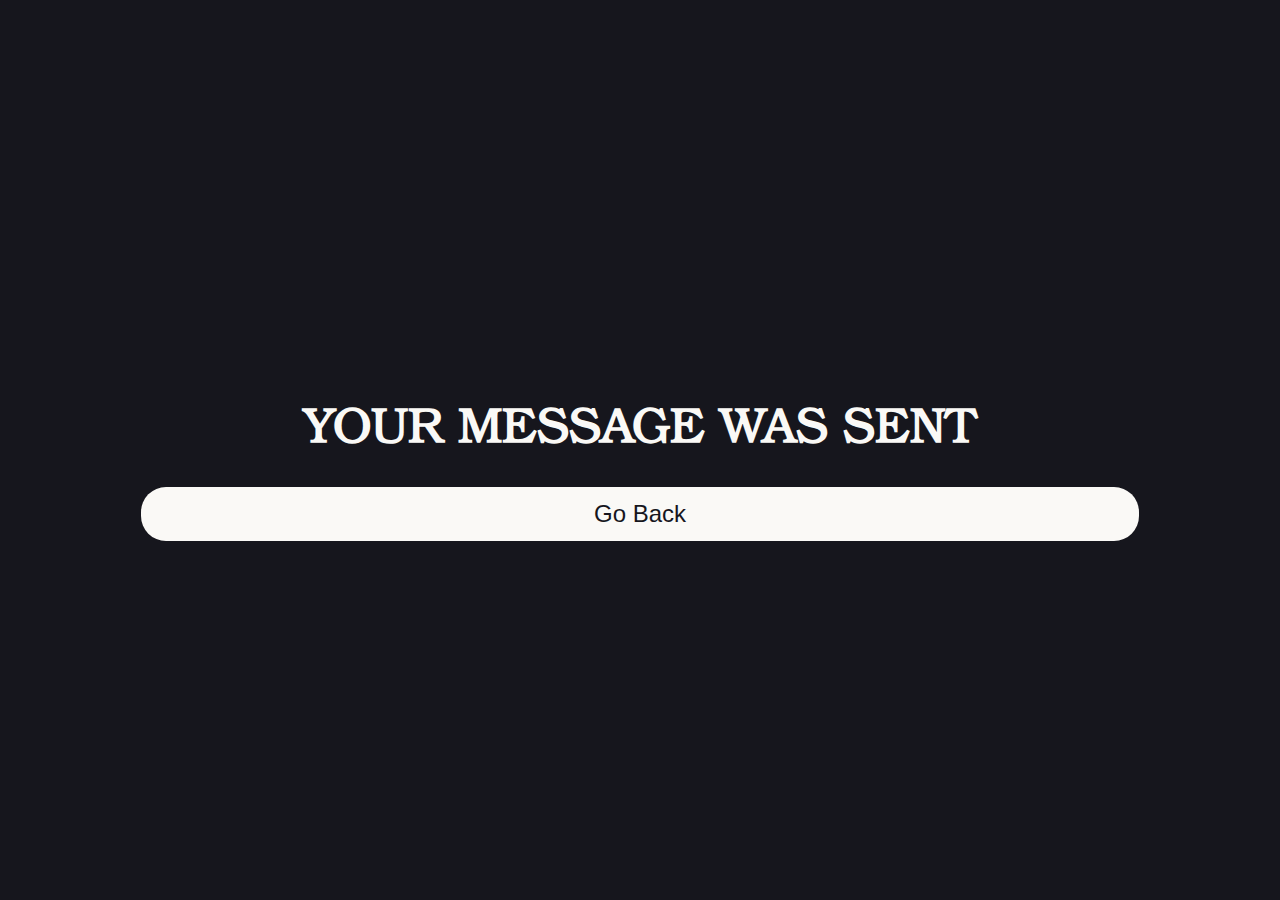
<file: thanks.html>
<!DOCTYPE html>
<html lang="en">
    <head>
        <style>
            @font-face{
                font-family: Bookman;
                font-display: swap;
                src: url(Bookman.otf);
            }
            html{
                height: 100%;
                font-family: Bookman;
            }
            body{
                padding: 0em;
                display: flex;
                margin: 0em 1em 0em 1em;
                justify-content: center;
                flex-direction: column;
                align-items: center;
                height: 100vh;
                background: #16161D;
                color: #FAF9F6;
            }
            body h1{
                font-size: 3em;
                text-align: center;
                text-transform: uppercase;
            }
            body button{
                width: 80%;
                border-radius: 25px;
                background: #FAF9F6;
                outline: none;
                border: none;
            }
            body button a{
                display: grid;
                padding: .5em;
                text-decoration: none;
                color: #16161D;
                font-size: 24px;
            }
        </style>
        <title>Message Sent</title>
    </head>
    <body>
        <h1>Your Message Was Sent</h1>
        <button><a href="index.html">Go Back</a></button>
    </body>
</html>
</file>
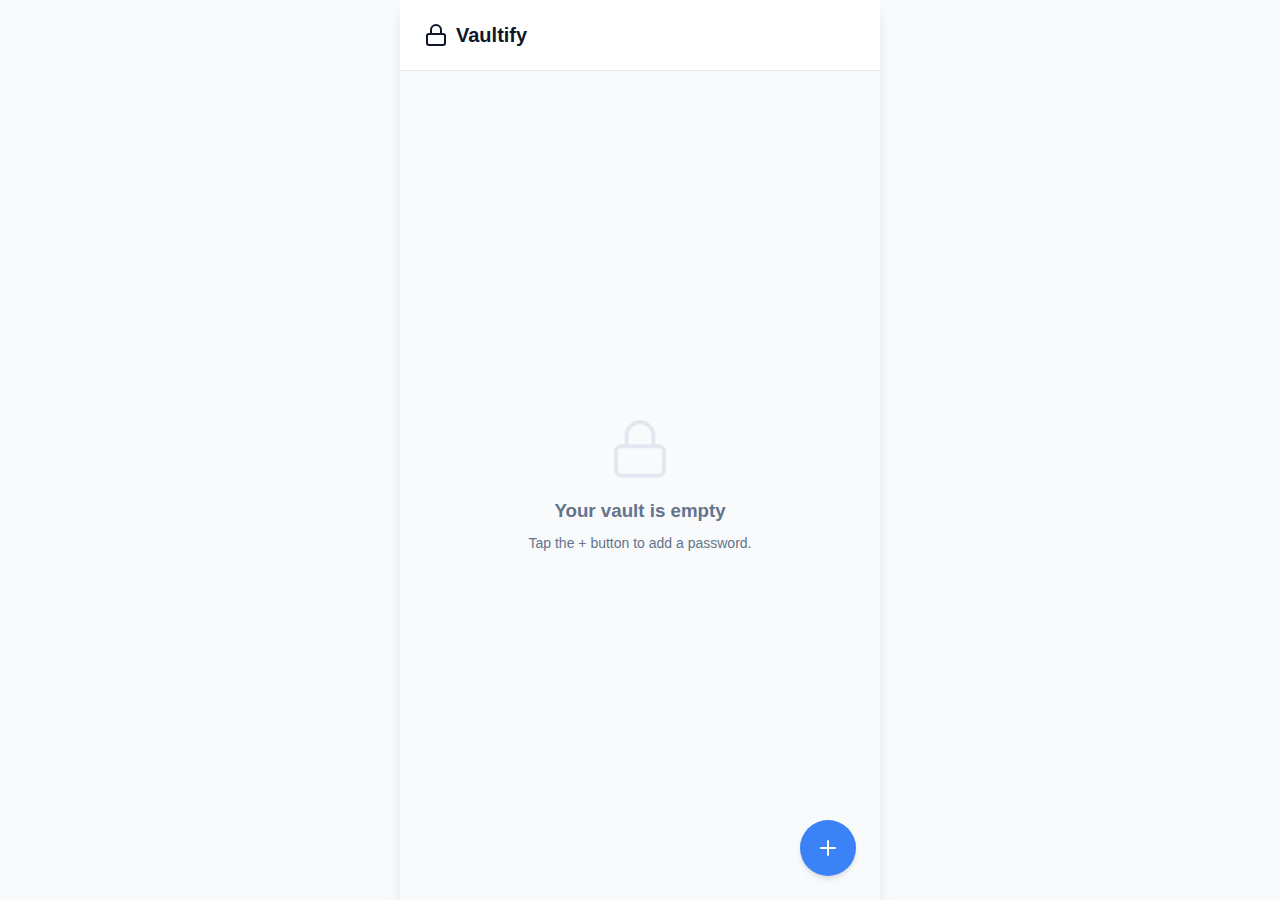
<file: projects/password-manager-v2.html>
<!DOCTYPE html>
<html lang="en">

<head>
  <meta charset="UTF-8">
  <meta name="viewport" content="width=device-width, initial-scale=1.0, maximum-scale=1.0, user-scalable=no">
  <title>Vaultify - Password Manager</title>
  <style>
    :root {
      --primary: #0f172a;
      --primary-hover: #334155;
      --accent: #3b82f6;
      --accent-hover: #2563eb;
      --bg-color: #f8fafc;
      --surface: #ffffff;
      --text-main: #0f172a;
      --text-muted: #64748b;
      --border: #e2e8f0;
      --danger: #ef4444;
      --danger-hover: #dc2626;
      --success: #10b981;
      --radius-md: 12px;
      --radius-lg: 20px;
      --shadow-sm: 0 1px 2px 0 rgb(0 0 0 / 0.05);
      --shadow-md: 0 4px 6px -1px rgb(0 0 0 / 0.1), 0 2px 4px -2px rgb(0 0 0 / 0.1);
      --shadow-lg: 0 10px 15px -3px rgb(0 0 0 / 0.1), 0 4px 6px -4px rgb(0 0 0 / 0.1);
      --transition: all 0.2s cubic-bezier(0.4, 0, 0.2, 1);
    }

    * {
      box-sizing: border-box;
      margin: 0;
      padding: 0;
      -webkit-tap-highlight-color: transparent;
    }

    body {
      font-family: -apple-system, BlinkMacSystemFont, "Segoe UI", Roboto, Helvetica, Arial, sans-serif;
      background-color: var(--bg-color);
      color: var(--text-main);
      line-height: 1.5;
      min-height: 100vh;
      display: flex;
      justify-content: center;
    }

    /* App Container */
    .app-container {
      width: 100%;
      max-width: 480px;
      background: var(--bg-color);
      min-height: 100vh;
      position: relative;
      display: flex;
      flex-direction: column;
      box-shadow: var(--shadow-lg);
    }

    /* Header */
    header {
      background: var(--surface);
      padding: 20px 24px;
      position: sticky;
      top: 0;
      z-index: 10;
      display: flex;
      justify-content: space-between;
      align-items: center;
      border-bottom: 1px solid var(--border);
    }

    header h1 {
      font-size: 1.25rem;
      font-weight: 700;
      display: flex;
      align-items: center;
      gap: 8px;
    }

    /* Main Content */
    main {
      flex: 1;
      padding: 24px;
      overflow-y: auto;
      position: relative;
    }

    /* Loading & Empty States */
    .state-container {
      display: flex;
      flex-direction: column;
      align-items: center;
      justify-content: center;
      height: 100%;
      min-height: 300px;
      text-align: center;
      color: var(--text-muted);
      animation: fadeIn 0.3s ease;
    }

    .state-container svg {
      width: 64px;
      height: 64px;
      margin-bottom: 16px;
      color: var(--border);
    }

    .spinner {
      border: 3px solid var(--border);
      border-top: 3px solid var(--accent);
      border-radius: 50%;
      width: 40px;
      height: 40px;
      animation: spin 1s linear infinite;
    }

    @keyframes spin {
      0% {
        transform: rotate(0deg);
      }

      100% {
        transform: rotate(360deg);
      }
    }

    @keyframes fadeIn {
      from {
        opacity: 0;
        transform: translateY(10px);
      }

      to {
        opacity: 1;
        transform: translateY(0);
      }
    }

    /* Password List */
    .password-list {
      display: flex;
      flex-direction: column;
      gap: 12px;
    }

    .password-card {
      background: var(--surface);
      border-radius: var(--radius-md);
      padding: 16px;
      border: 1px solid var(--border);
      box-shadow: var(--shadow-sm);
      display: flex;
      align-items: center;
      justify-content: space-between;
      animation: fadeIn 0.3s ease;
    }

    .card-info {
      flex: 1;
      overflow: hidden;
    }

    .card-title {
      font-weight: 600;
      font-size: 1rem;
      margin-bottom: 4px;
      white-space: nowrap;
      overflow: hidden;
      text-overflow: ellipsis;
    }

    .card-username {
      font-size: 0.875rem;
      color: var(--text-muted);
      white-space: nowrap;
      overflow: hidden;
      text-overflow: ellipsis;
    }

    .card-actions {
      display: flex;
      gap: 8px;
      margin-left: 12px;
    }

    /* Buttons */
    .icon-btn {
      background: var(--bg-color);
      border: none;
      width: 36px;
      height: 36px;
      border-radius: 50%;
      display: flex;
      align-items: center;
      justify-content: center;
      cursor: pointer;
      color: var(--text-muted);
      transition: var(--transition);
    }

    .icon-btn:hover {
      background: var(--border);
      color: var(--primary);
    }

    .icon-btn.delete:hover {
      background: #fee2e2;
      color: var(--danger);
    }

    .fab {
      position: absolute;
      bottom: 24px;
      right: 24px;
      width: 56px;
      height: 56px;
      border-radius: 50%;
      background: var(--accent);
      color: white;
      border: none;
      box-shadow: var(--shadow-md);
      cursor: pointer;
      display: flex;
      align-items: center;
      justify-content: center;
      transition: var(--transition);
      z-index: 20;
    }

    .fab:hover {
      background: var(--accent-hover);
      transform: scale(1.05);
    }

    .btn {
      padding: 12px 24px;
      border-radius: var(--radius-md);
      border: none;
      font-weight: 600;
      font-size: 1rem;
      cursor: pointer;
      transition: var(--transition);
      width: 100%;
    }

    .btn-primary {
      background: var(--primary);
      color: white;
    }

    .btn-primary:hover {
      background: var(--primary-hover);
    }

    .btn-secondary {
      background: var(--bg-color);
      color: var(--text-main);
      border: 1px solid var(--border);
    }

    .btn-secondary:hover {
      background: var(--border);
    }

    .btn-danger {
      background: var(--danger);
      color: white;
    }

    .btn-danger:hover {
      background: var(--danger-hover);
    }

    /* Modals */
    .modal-overlay {
      position: fixed;
      top: 0;
      left: 0;
      right: 0;
      bottom: 0;
      background: rgba(15, 23, 42, 0.4);
      backdrop-filter: blur(4px);
      z-index: 50;
      display: flex;
      align-items: flex-end;
      opacity: 0;
      visibility: hidden;
      transition: var(--transition);
    }

    .modal-overlay.active {
      opacity: 1;
      visibility: visible;
    }

    .modal-content {
      background: var(--surface);
      width: 100%;
      max-width: 480px;
      margin: 0 auto;
      border-radius: var(--radius-lg) var(--radius-lg) 0 0;
      padding: 24px;
      transform: translateY(100%);
      transition: transform 0.3s cubic-bezier(0.4, 0, 0.2, 1);
      box-shadow: var(--shadow-lg);
    }

    .modal-overlay.active .modal-content {
      transform: translateY(0);
    }

    @media (min-width: 481px) {
      .modal-overlay {
        align-items: center;
        padding: 24px;
      }

      .modal-content {
        border-radius: var(--radius-lg);
        transform: scale(0.95);
      }

      .modal-overlay.active .modal-content {
        transform: scale(1);
      }
    }

    .modal-header {
      display: flex;
      justify-content: space-between;
      align-items: center;
      margin-bottom: 24px;
    }

    .modal-header h2 {
      font-size: 1.25rem;
      font-weight: 600;
    }

    /* Forms */
    .form-group {
      margin-bottom: 16px;
    }

    .form-group label {
      display: block;
      font-size: 0.875rem;
      font-weight: 500;
      margin-bottom: 6px;
      color: var(--text-muted);
    }

    .form-control {
      width: 100%;
      padding: 12px 16px;
      border-radius: var(--radius-md);
      border: 1px solid var(--border);
      background: var(--bg-color);
      font-size: 1rem;
      color: var(--text-main);
      transition: var(--transition);
      font-family: inherit;
    }

    .form-control:focus {
      outline: none;
      border-color: var(--accent);
      box-shadow: 0 0 0 3px rgba(59, 130, 246, 0.1);
    }

    .input-group {
      position: relative;
      display: flex;
      align-items: center;
    }

    .input-group .icon-btn {
      position: absolute;
      right: 8px;
      background: transparent;
    }

    .input-group .form-control {
      padding-right: 48px;
    }

    .gen-pwd-btn {
      display: block;
      margin-top: 8px;
      font-size: 0.875rem;
      color: var(--accent);
      background: none;
      border: none;
      cursor: pointer;
      font-weight: 500;
    }

    /* Toasts */
    .toast-container {
      position: fixed;
      bottom: 24px;
      left: 50%;
      transform: translateX(-50%);
      z-index: 100;
      display: flex;
      flex-direction: column;
      gap: 10px;
      pointer-events: none;
      width: 90%;
      max-width: 400px;
    }

    .toast {
      background: var(--primary);
      color: white;
      padding: 12px 20px;
      border-radius: var(--radius-md);
      font-size: 0.875rem;
      font-weight: 500;
      box-shadow: var(--shadow-md);
      display: flex;
      align-items: center;
      gap: 12px;
      animation: slideUp 0.3s cubic-bezier(0.4, 0, 0.2, 1) forwards;
      opacity: 0;
    }

    .toast.error {
      background: var(--danger);
    }

    .toast.success {
      background: var(--success);
    }

    .toast.closing {
      animation: slideDown 0.3s cubic-bezier(0.4, 0, 0.2, 1) forwards;
    }

    @keyframes slideUp {
      from {
        opacity: 0;
        transform: translateY(20px);
      }

      to {
        opacity: 1;
        transform: translateY(0);
      }
    }

    @keyframes slideDown {
      from {
        opacity: 1;
        transform: translateY(0);
      }

      to {
        opacity: 0;
        transform: translateY(20px);
      }
    }

    .hidden {
      display: none !important;
    }
  </style>
</head>

<body>

  <div class="app-container">
    <header>
      <h1>
        <svg width="24" height="24" viewBox="0 0 24 24" fill="none" stroke="currentColor" stroke-width="2" stroke-linecap="round" stroke-linejoin="round">
          <rect x="3" y="11" width="18" height="11" rx="2" ry="2"></rect>
          <path d="M7 11V7a5 5 0 0 1 10 0v4"></path>
        </svg>
        Vaultify
      </h1>
    </header>

    <main id="main-content">
    </main>

    <button class="fab" id="btn-add" aria-label="Add Password">
      <svg width="24" height="24" viewBox="0 0 24 24" fill="none" stroke="currentColor" stroke-width="2" stroke-linecap="round" stroke-linejoin="round">
        <line x1="12" y1="5" x2="12" y2="19"></line>
        <line x1="5" y1="12" x2="19" y2="12"></line>
      </svg>
    </button>
  </div>

  <div class="modal-overlay" id="form-modal">
    <div class="modal-content">
      <div class="modal-header">
        <h2 id="modal-title">New Password</h2>
        <button class="icon-btn" id="btn-close-form" aria-label="Close">
          <svg width="20" height="20" viewBox="0 0 24 24" fill="none" stroke="currentColor" stroke-width="2">
            <line x1="18" y1="6" x2="6" y2="18"></line>
            <line x1="6" y1="6" x2="18" y2="18"></line>
          </svg>
        </button>
      </div>
      <form id="password-form">
        <input type="hidden" id="entry-id">
        <div class="form-group">
          <label for="site">Website or App</label>
          <input type="text" id="site" class="form-control" placeholder="e.g. Google" required>
        </div>
        <div class="form-group">
          <label for="username">Username or Email</label>
          <input type="text" id="username" class="form-control" placeholder="e.g. user@example.com" required>
        </div>
        <div class="form-group">
          <label for="password">Password</label>
          <div class="input-group">
            <input type="password" id="password" class="form-control" placeholder="Enter password" required>
            <button type="button" class="icon-btn" id="btn-toggle-pwd" tabindex="-1">
              <svg id="icon-eye" width="18" height="18" viewBox="0 0 24 24" fill="none" stroke="currentColor" stroke-width="2">
                <path d="M1 12s4-8 11-8 11 8 11 8-4 8-11 8-11-8-11-8z"></path>
                <circle cx="12" cy="12" r="3"></circle>
              </svg>
              <svg id="icon-eye-off" class="hidden" width="18" height="18" viewBox="0 0 24 24" fill="none" stroke="currentColor" stroke-width="2">
                <path d="M17.94 17.94A10.07 10.07 0 0 1 12 20c-7 0-11-8-11-8a18.45 18.45 0 0 1 5.06-5.94M9.9 4.24A9.12 9.12 0 0 1 12 4c7 0 11 8 11 8a18.5 18.5 0 0 1-2.16 3.19m-6.72-1.07a3 3 0 1 1-4.24-4.24"></path>
                <line x1="1" y1="1" x2="23" y2="23"></line>
              </svg>
            </button>
          </div>
          <button type="button" class="gen-pwd-btn" id="btn-gen-pwd">Generate Secure Password</button>
        </div>
        <button type="submit" class="btn btn-primary" style="margin-top: 16px;">Save Password</button>
      </form>
    </div>
  </div>

  <div class="modal-overlay" id="confirm-modal">
    <div class="modal-content" style="max-width: 360px;">
      <div class="modal-header" style="margin-bottom: 16px;">
        <h2>Delete Password?</h2>
      </div>
      <p style="color: var(--text-muted); margin-bottom: 24px;">Are you sure you want to delete this password? This action cannot be undone.</p>
      <div style="display: flex; gap: 12px;">
        <button class="btn btn-secondary" id="btn-confirm-cancel">Cancel</button>
        <button class="btn btn-danger" id="btn-confirm-delete">Delete</button>
      </div>
    </div>
  </div>

  <div class="toast-container" id="toast-container"></div>

  <script>
    // --- State Management ---
    let vault = [];
    let deleteTargetId = null;

    // --- DOM Elements ---
    const elMain = document.getElementById('main-content');
    const elFormModal = document.getElementById('form-modal');
    const elConfirmModal = document.getElementById('confirm-modal');
    const elForm = document.getElementById('password-form');
    const elToastContainer = document.getElementById('toast-container');

    // --- Initialization ---
    function init() {
      renderLoading();
      // Simulate brief loading for UI polish
      setTimeout(() => {
        loadData();
        renderVault();
      }, 400);
    }

    function loadData() {
      try {
        const data = localStorage.getItem('vaultify_data');
        if (data) vault = JSON.parse(data);
      } catch (e) {
        showToast('Failed to load data', 'error');
      }
    }

    function saveData() {
      try {
        localStorage.setItem('vaultify_data', JSON.stringify(vault));
      } catch (e) {
        showToast('Failed to save data', 'error');
      }
    }

    // --- Rendering ---
    function renderLoading() {
      elMain.innerHTML = `
                <div class="state-container">
                    <div class="spinner"></div>
                </div>
            `;
    }

    function renderEmpty() {
      elMain.innerHTML = `
                <div class="state-container">
                    <svg viewBox="0 0 24 24" fill="none" stroke="currentColor" stroke-width="1.5"><rect x="3" y="11" width="18" height="11" rx="2" ry="2"></rect><path d="M7 11V7a5 5 0 0 1 10 0v4"></path></svg>
                    <h3>Your vault is empty</h3>
                    <p style="margin-top: 8px; font-size: 0.875rem;">Tap the + button to add a password.</p>
                </div>
            `;
    }

    function renderVault() {
      if (vault.length === 0) {
        renderEmpty();
        return;
      }

      const listHtml = vault.map(item => `
                <div class="password-card">
                    <div class="card-info">
                        <div class="card-title">${escapeHTML(item.site)}</div>
                        <div class="card-username">${escapeHTML(item.username)}</div>
                    </div>
                    <div class="card-actions">
                        <button class="icon-btn" onclick="copyPassword('${item.id}')" aria-label="Copy password" title="Copy Password">
                            <svg width="18" height="18" viewBox="0 0 24 24" fill="none" stroke="currentColor" stroke-width="2" stroke-linecap="round" stroke-linejoin="round"><rect x="9" y="9" width="13" height="13" rx="2" ry="2"></rect><path d="M5 15H4a2 2 0 0 1-2-2V4a2 2 0 0 1 2-2h9a2 2 0 0 1 2 2v1"></path></svg>
                        </button>
                        <button class="icon-btn delete" onclick="triggerDelete('${item.id}')" aria-label="Delete password" title="Delete">
                            <svg width="18" height="18" viewBox="0 0 24 24" fill="none" stroke="currentColor" stroke-width="2" stroke-linecap="round" stroke-linejoin="round"><polyline points="3 6 5 6 21 6"></polyline><path d="M19 6v14a2 2 0 0 1-2 2H7a2 2 0 0 1-2-2V6m3 0V4a2 2 0 0 1 2-2h4a2 2 0 0 1 2 2v2"></path></svg>
                        </button>
                    </div>
                </div>
            `).join('');

      elMain.innerHTML = `<div class="password-list">${listHtml}</div>`;
    }

    // --- Core Logic ---
    function handleFormSubmit(e) {
      e.preventDefault();
      const id = document.getElementById('entry-id').value;
      const site = document.getElementById('site').value.trim();
      const username = document.getElementById('username').value.trim();
      const password = document.getElementById('password').value;

      if (!site || !username || !password) {
        showToast('All fields are required', 'error');
        return;
      }

      if (id) {
        // Update
        const index = vault.findIndex(v => v.id === id);
        if (index > -1) {
          vault[index] = { id, site, username, password };
          showToast('Password updated successfully', 'success');
        }
      } else {
        // Create
        const newId = Date.now().toString(36) + Math.random().toString(36).substr(2);
        vault.unshift({ id: newId, site, username, password });
        showToast('Password added successfully', 'success');
      }

      saveData();
      renderVault();
      closeModal(elFormModal);
    }

    async function copyPassword(id) {
      const entry = vault.find(v => v.id === id);
      if (!entry) return;

      try {
        await navigator.clipboard.writeText(entry.password);
        showToast('Password copied to clipboard!', 'success');
      } catch (err) {
        // Fallback for older browsers
        const textArea = document.createElement("textarea");
        textArea.value = entry.password;
        document.body.appendChild(textArea);
        textArea.select();
        try {
          document.execCommand('copy');
          showToast('Password copied to clipboard!', 'success');
        } catch (e) {
          showToast('Failed to copy password', 'error');
        }
        document.body.removeChild(textArea);
      }
    }

    function triggerDelete(id) {
      deleteTargetId = id;
      elConfirmModal.classList.add('active');
    }

    function confirmDelete() {
      if (!deleteTargetId) return;
      vault = vault.filter(v => v.id !== deleteTargetId);
      saveData();
      renderVault();
      showToast('Password deleted', 'success');
      closeModal(elConfirmModal);
      deleteTargetId = null;
    }

    function generatePassword() {
      const chars = "abcdefghijklmnopqrstuvwxyzABCDEFGHIJKLMNOPQRSTUVWXYZ0123456789!@#$%^&*()_+~`|}{[]:;?><,./-=";
      let pwd = "";
      const length = 16;
      const array = new Uint32Array(length);
      window.crypto.getRandomValues(array);
      for (let i = 0; i < length; i++) {
        pwd += chars[array[i] % chars.length];
      }
      document.getElementById('password').value = pwd;

      // Auto switch to text mode to see it
      const pwdInput = document.getElementById('password');
      if (pwdInput.type === 'password') togglePasswordVisibility();
    }

    // --- UI Interactions ---
    function openFormModal() {
      elForm.reset();
      document.getElementById('entry-id').value = '';
      document.getElementById('modal-title').textContent = 'New Password';

      // Ensure password is hidden by default when opening
      const pwdInput = document.getElementById('password');
      if (pwdInput.type === 'text') togglePasswordVisibility();

      elFormModal.classList.add('active');
      setTimeout(() => document.getElementById('site').focus(), 100);
    }

    function closeModal(modalEl) {
      modalEl.classList.remove('active');
    }

    function togglePasswordVisibility() {
      const input = document.getElementById('password');
      const iconEye = document.getElementById('icon-eye');
      const iconEyeOff = document.getElementById('icon-eye-off');

      if (input.type === 'password') {
        input.type = 'text';
        iconEye.classList.add('hidden');
        iconEyeOff.classList.remove('hidden');
      } else {
        input.type = 'password';
        iconEye.classList.remove('hidden');
        iconEyeOff.classList.add('hidden');
      }
    }

    function showToast(message, type = 'success') {
      const toast = document.createElement('div');
      toast.className = `toast ${type}`;

      const icon = type === 'success' ?
        `<svg width="20" height="20" viewBox="0 0 24 24" fill="none" stroke="currentColor" stroke-width="2"><path d="M22 11.08V12a10 10 0 1 1-5.93-9.14"></path><polyline points="22 4 12 14.01 9 11.01"></polyline></svg>` :
        `<svg width="20" height="20" viewBox="0 0 24 24" fill="none" stroke="currentColor" stroke-width="2"><circle cx="12" cy="12" r="10"></circle><line x1="12" y1="8" x2="12" y2="12"></line><line x1="12" y1="16" x2="12.01" y2="16"></line></svg>`;

      toast.innerHTML = `${icon} <span>${message}</span>`;
      elToastContainer.appendChild(toast);

      setTimeout(() => {
        toast.classList.add('closing');
        toast.addEventListener('animationend', () => toast.remove());
      }, 3000);
    }

    // --- Utilities ---
    function escapeHTML(str) {
      const div = document.createElement('div');
      div.textContent = str;
      return div.innerHTML;
    }

    // --- Event Listeners ---
    document.getElementById('btn-add').addEventListener('click', openFormModal);
    document.getElementById('btn-close-form').addEventListener('click', () => closeModal(elFormModal));
    document.getElementById('btn-confirm-cancel').addEventListener('click', () => closeModal(elConfirmModal));
    document.getElementById('btn-confirm-delete').addEventListener('click', confirmDelete);
    document.getElementById('btn-toggle-pwd').addEventListener('click', togglePasswordVisibility);
    document.getElementById('btn-gen-pwd').addEventListener('click', generatePassword);
    elForm.addEventListener('submit', handleFormSubmit);

    // Close modals on outside click
        [elFormModal, elConfirmModal].forEach(modal => {
      modal.addEventListener('click', (e) => {
        if (e.target === modal) closeModal(modal);
      });
    });

    // Start App
    init();
  </script>
</body>

</html>
</file>
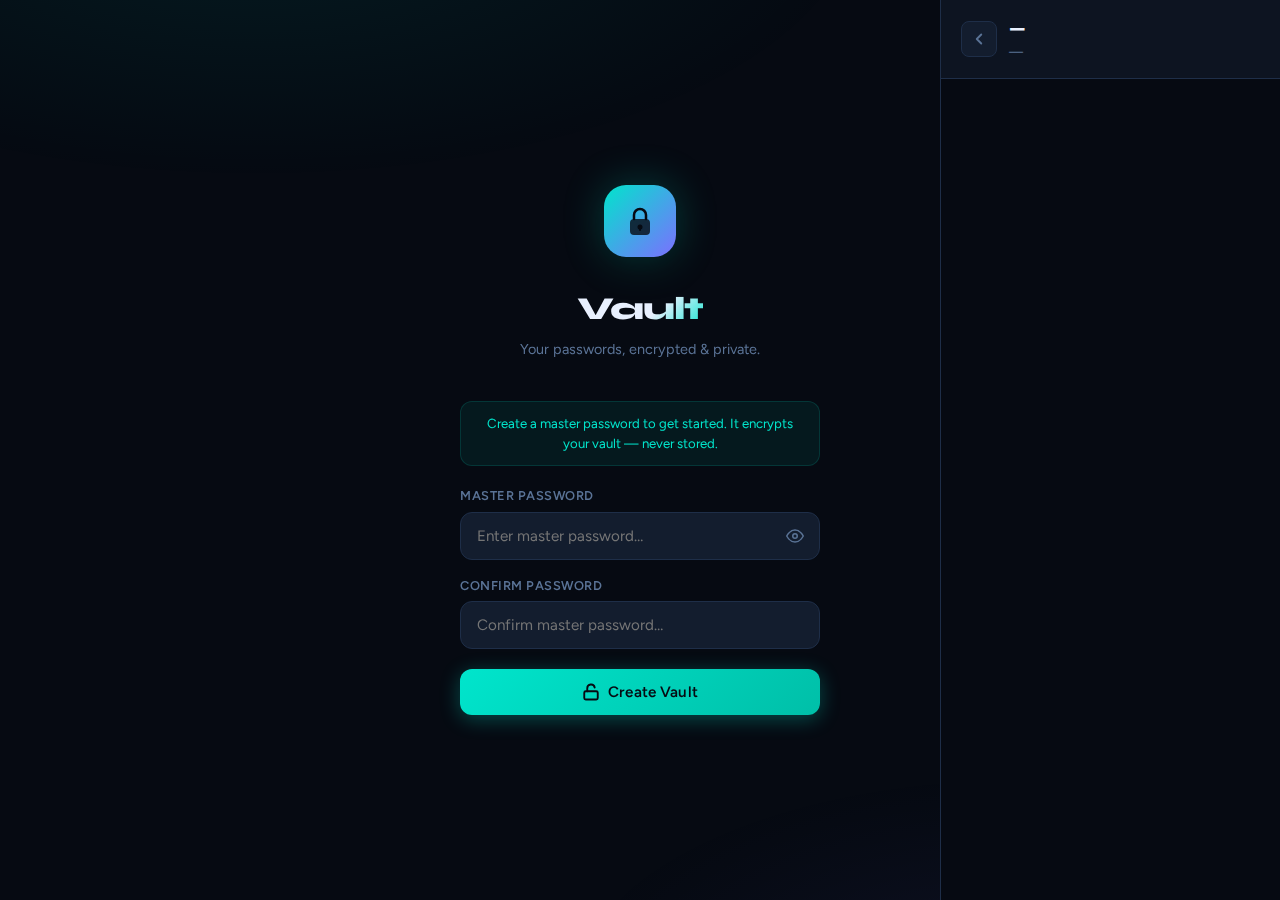
<file: projects/password-manager.html>
<!DOCTYPE html>
<html lang="en">

<head>
  <meta charset="UTF-8">
  <meta name="viewport" content="width=device-width, initial-scale=1.0, viewport-fit=cover">
  <title>Vault — Password Manager</title>
  <link rel="preconnect" href="https://fonts.googleapis.com">
  <link rel="preconnect" href="https://fonts.gstatic.com" crossorigin>
  <link href="https://fonts.googleapis.com/css2?family=Syne:wght@400;500;600;700;800&family=Figtree:ital,wght@0,300;0,400;0,500;0,600;1,400&family=JetBrains+Mono:wght@400;500&display=swap" rel="stylesheet">
  <style>
    /* ─── Reset & Variables ─────────────────────────────────── */
    *,
    *::before,
    *::after {
      box-sizing: border-box;
      margin: 0;
      padding: 0;
      -webkit-tap-highlight-color: transparent;
    }

    :root {
      --bg: #060A12;
      --s1: #0D1421;
      --s2: #131D2E;
      --s3: #1A2640;
      --border: #1E2E48;
      --border-hi: #2A4060;
      --accent: #00E5CC;
      --accent2: #7C6FFF;
      --danger: #FF4757;
      --warn: #FFB347;
      --success: #00E5CC;
      --text: #E8F0FE;
      --muted: #5A7396;
      --muted2: #3A5270;
      --card-r: 16px;
      --r: 12px;
      --rs: 8px;

      --font-head: 'Syne', sans-serif;
      --font-body: 'Figtree', sans-serif;
      --font-mono: 'JetBrains Mono', monospace;

      --ease-spring: cubic-bezier(0.34, 1.56, 0.64, 1);
      --ease-smooth: cubic-bezier(0.4, 0, 0.2, 1);
    }

    html,
    body {
      height: 100%;
      background: var(--bg);
      color: var(--text);
      font-family: var(--font-body);
      font-size: 16px;
      line-height: 1.5;
      overflow-x: hidden;
      -webkit-font-smoothing: antialiased;
    }

    /* ─── Scrollbar ─────────────────────────────────────────── */
    ::-webkit-scrollbar {
      width: 4px;
    }

    ::-webkit-scrollbar-track {
      background: transparent;
    }

    ::-webkit-scrollbar-thumb {
      background: var(--border);
      border-radius: 4px;
    }

    /* ─── Background Texture ────────────────────────────────── */
    body::before {
      content: '';
      position: fixed;
      inset: 0;
      background:
        radial-gradient(ellipse 80% 50% at 20% -10%, rgba(0, 229, 204, .08) 0%, transparent 60%),
        radial-gradient(ellipse 60% 40% at 80% 110%, rgba(124, 111, 255, .07) 0%, transparent 60%);
      pointer-events: none;
      z-index: 0;
    }

    /* ─── App Shell ─────────────────────────────────────────── */
    #app {
      position: relative;
      z-index: 1;
      min-height: 100dvh;
      display: flex;
      flex-direction: column;
    }

    /* ─── Toast System ──────────────────────────────────────── */
    #toast-container {
      position: fixed;
      top: max(16px, env(safe-area-inset-top, 16px));
      right: 16px;
      left: 16px;
      display: flex;
      flex-direction: column;
      gap: 8px;
      z-index: 9999;
      pointer-events: none;
      align-items: center;
    }

    .toast {
      display: flex;
      align-items: center;
      gap: 10px;
      padding: 12px 16px;
      border-radius: var(--r);
      background: var(--s3);
      border: 1px solid var(--border-hi);
      box-shadow: 0 8px 32px rgba(0, 0, 0, .5);
      font-size: .875rem;
      font-weight: 500;
      max-width: 380px;
      width: 100%;
      pointer-events: all;
      animation: toastIn .35s var(--ease-spring) forwards;
      backdrop-filter: blur(16px);
    }

    .toast.out {
      animation: toastOut .25s var(--ease-smooth) forwards;
    }

    .toast-icon {
      width: 20px;
      height: 20px;
      flex-shrink: 0;
    }

    .toast-msg {
      flex: 1;
    }

    .toast.success .toast-icon {
      color: var(--success);
    }

    .toast.error .toast-icon {
      color: var(--danger);
    }

    .toast.info .toast-icon {
      color: var(--accent2);
    }

    .toast.warn .toast-icon {
      color: var(--warn);
    }

    @keyframes toastIn {
      from {
        opacity: 0;
        transform: translateY(-12px) scale(.95);
      }

      to {
        opacity: 1;
        transform: none;
      }
    }

    @keyframes toastOut {
      to {
        opacity: 0;
        transform: translateY(-8px) scale(.96);
      }
    }

    /* ─── Lock Screen ───────────────────────────────────────── */
    #lock-screen {
      flex: 1;
      display: flex;
      flex-direction: column;
      align-items: center;
      justify-content: center;
      padding: 32px 24px;
      gap: 0;
      animation: fadeUp .5s var(--ease-smooth) both;
    }

    .lock-logo {
      width: 72px;
      height: 72px;
      margin-bottom: 28px;
      background: linear-gradient(135deg, var(--accent), var(--accent2));
      border-radius: 22px;
      display: flex;
      align-items: center;
      justify-content: center;
      box-shadow: 0 0 40px rgba(0, 229, 204, .25), 0 8px 32px rgba(0, 0, 0, .4);
      animation: logoPulse 3s ease-in-out infinite;
    }

    @keyframes logoPulse {

      0%,
      100% {
        box-shadow: 0 0 40px rgba(0, 229, 204, .25), 0 8px 32px rgba(0, 0, 0, .4);
      }

      50% {
        box-shadow: 0 0 60px rgba(0, 229, 204, .4), 0 8px 32px rgba(0, 0, 0, .4);
      }
    }

    .lock-title {
      font-family: var(--font-head);
      font-size: 2rem;
      font-weight: 800;
      letter-spacing: -.03em;
      margin-bottom: 6px;
      background: linear-gradient(135deg, var(--text) 60%, var(--accent));
      -webkit-background-clip: text;
      -webkit-text-fill-color: transparent;
    }

    .lock-sub {
      color: var(--muted);
      font-size: .9rem;
      margin-bottom: 40px;
    }

    .lock-form {
      width: 100%;
      max-width: 360px;
      display: flex;
      flex-direction: column;
      gap: 16px;
    }

    .lock-hint {
      background: rgba(0, 229, 204, .07);
      border: 1px solid rgba(0, 229, 204, .15);
      border-radius: var(--r);
      padding: 12px 14px;
      font-size: .825rem;
      color: var(--accent);
      text-align: center;
      margin-bottom: 4px;
    }

    #setup-confirm {
      display: none;
    }

    /* ─── Field ─────────────────────────────────────────────── */
    .field {
      display: flex;
      flex-direction: column;
      gap: 6px;
    }

    .field label {
      font-size: .8rem;
      font-weight: 600;
      color: var(--muted);
      letter-spacing: .04em;
      text-transform: uppercase;
    }

    .input-wrap {
      position: relative;
      display: flex;
      align-items: center;
    }

    .input-wrap input,
    input.bare {
      width: 100%;
      padding: 14px 16px;
      background: var(--s2);
      border: 1.5px solid var(--border);
      border-radius: var(--r);
      color: var(--text);
      font-family: var(--font-body);
      font-size: .95rem;
      transition: border-color .2s, box-shadow .2s;
      outline: none;
      appearance: none;
    }

    .input-wrap input:focus,
    input.bare:focus {
      border-color: var(--accent);
      box-shadow: 0 0 0 3px rgba(0, 229, 204, .12);
    }

    .input-wrap input.has-btn {
      padding-right: 48px;
    }

    .input-btn {
      position: absolute;
      right: 12px;
      background: none;
      border: none;
      cursor: pointer;
      color: var(--muted);
      padding: 4px;
      display: flex;
      align-items: center;
      justify-content: center;
      transition: color .2s;
      border-radius: 6px;
    }

    .input-btn:hover {
      color: var(--text);
    }

    /* ─── Buttons ────────────────────────────────────────────── */
    .btn {
      display: flex;
      align-items: center;
      justify-content: center;
      gap: 8px;
      padding: 14px 20px;
      border-radius: var(--r);
      border: none;
      font-family: var(--font-body);
      font-size: .95rem;
      font-weight: 600;
      cursor: pointer;
      transition: all .2s var(--ease-smooth);
      letter-spacing: .01em;
      user-select: none;
      white-space: nowrap;
    }

    .btn:active {
      transform: scale(.97);
    }

    .btn-primary {
      background: linear-gradient(135deg, var(--accent), #00BFA8);
      color: #060A12;
      box-shadow: 0 4px 20px rgba(0, 229, 204, .3);
    }

    .btn-primary:hover {
      box-shadow: 0 6px 28px rgba(0, 229, 204, .45);
      filter: brightness(1.05);
    }

    .btn-ghost {
      background: var(--s2);
      border: 1.5px solid var(--border);
      color: var(--text);
    }

    .btn-ghost:hover {
      border-color: var(--border-hi);
      background: var(--s3);
    }

    .btn-danger {
      background: rgba(255, 71, 87, .12);
      border: 1.5px solid rgba(255, 71, 87, .3);
      color: var(--danger);
    }

    .btn-danger:hover {
      background: rgba(255, 71, 87, .2);
    }

    .btn-icon {
      padding: 10px;
      border-radius: var(--rs);
      background: var(--s2);
      border: 1.5px solid var(--border);
      color: var(--muted);
      cursor: pointer;
      transition: all .2s;
      display: flex;
      align-items: center;
      justify-content: center;
    }

    .btn-icon:hover {
      color: var(--text);
      border-color: var(--border-hi);
    }

    .btn-icon:active {
      transform: scale(.93);
    }

    .btn[disabled] {
      opacity: .5;
      pointer-events: none;
    }

    /* ─── Main Layout ────────────────────────────────────────── */
    #main-screen {
      flex: 1;
      display: none;
      flex-direction: column;
      max-width: 600px;
      margin: 0 auto;
      width: 100%;
    }

    #main-screen.visible {
      display: flex;
    }

    /* ─── Header ─────────────────────────────────────────────── */
    .app-header {
      margin-bottom: 16px;
      padding: max(16px, env(safe-area-inset-top, 16px)) 20px 0;
      display: flex;
      align-items: center;
      gap: 12px;
    }

    .header-logo {
      width: 36px;
      height: 36px;
      flex-shrink: 0;
      background: linear-gradient(135deg, var(--accent), var(--accent2));
      border-radius: 10px;
      display: flex;
      align-items: center;
      justify-content: center;
    }

    .header-title {
      font-family: var(--font-head);
      font-weight: 800;
      font-size: 1.3rem;
      letter-spacing: -.02em;
      flex: 1;
    }

    .header-actions {
      display: flex;
      gap: 8px;
    }

    /* ─── Search ─────────────────────────────────────────────── */
    .search-bar {
      padding: 16px 20px 8px;
      position: relative;
    }

    .search-wrap {
      position: relative;
      display: flex;
      align-items: center;
    }

    .search-wrap svg {
      position: absolute;
      left: 14px;
      color: var(--muted);
      flex-shrink: 0;
      pointer-events: none;
    }

    #search {
      width: 100%;
      padding: 12px 14px 12px 42px;
      background: var(--s2);
      border: 1.5px solid var(--border);
      border-radius: var(--card-r);
      color: var(--text);
      font-family: var(--font-body);
      font-size: .9rem;
      outline: none;
      appearance: none;
      transition: border-color .2s, box-shadow .2s;
    }

    #search:focus {
      border-color: var(--accent);
      box-shadow: 0 0 0 3px rgba(0, 229, 204, .12);
    }

    #search::placeholder {
      color: var(--muted);
    }

    .search-clear {
      position: absolute;
      right: 12px;
      background: none;
      border: none;
      cursor: pointer;
      color: var(--muted);
      display: none;
      padding: 4px;
      border-radius: 6px;
      transition: color .2s;
    }

    .search-clear:hover {
      color: var(--text);
    }

    .search-clear.visible {
      display: flex;
      align-items: center;
    }

    /* ─── Filter Chips ───────────────────────────────────────── */
    .filter-row {
      display: flex;
      gap: 8px;
      padding: 0 20px 12px;
      overflow-x: auto;
      scrollbar-width: none;
    }

    .filter-row::-webkit-scrollbar {
      display: none;
    }

    .chip {
      flex-shrink: 0;
      padding: 6px 14px;
      border-radius: 100px;
      border: 1.5px solid var(--border);
      background: var(--s2);
      color: var(--muted);
      font-size: .8rem;
      font-weight: 600;
      cursor: pointer;
      transition: all .2s;
      letter-spacing: .01em;
      white-space: nowrap;
    }

    .chip:hover {
      border-color: var(--border-hi);
      color: var(--text);
    }

    .chip.active {
      border-color: var(--accent);
      color: var(--accent);
      background: rgba(0, 229, 204, .08);
    }

    /* ─── Vault Stats ────────────────────────────────────────── */
    .vault-stats {
      display: flex;
      gap: 10px;
      padding: 4px 20px 16px;
    }

    .stat-card {
      flex: 1;
      background: var(--s1);
      border: 1px solid var(--border);
      border-radius: var(--r);
      padding: 12px 14px;
    }

    .stat-val {
      font-family: var(--font-head);
      font-size: 1.3rem;
      font-weight: 800;
      line-height: 1;
    }

    .stat-label {
      font-size: .72rem;
      color: var(--muted);
      margin-top: 3px;
      letter-spacing: .03em;
      text-transform: uppercase;
      font-weight: 600;
    }

    .stat-card.accent .stat-val {
      color: var(--accent);
    }

    .stat-card.purple .stat-val {
      color: var(--accent2);
    }

    /* ─── Entry List ─────────────────────────────────────────── */
    #entries-list {
      flex: 1;
      overflow-y: auto;
      padding: 0 20px;
      display: flex;
      flex-direction: column;
      gap: 10px;
      padding-bottom: max(100px, env(safe-area-inset-bottom, 100px));
    }

    /* ─── Entry Card ─────────────────────────────────────────── */
    .entry-card {
      background: var(--s1);
      border: 1px solid var(--border);
      border-radius: var(--card-r);
      padding: 16px;
      display: flex;
      align-items: center;
      gap: 14px;
      cursor: pointer;
      transition: all .22s var(--ease-smooth);
      animation: cardIn .3s var(--ease-spring) both;
      position: relative;
      overflow: hidden;
    }

    .entry-card::before {
      content: '';
      position: absolute;
      inset: 0;
      background: linear-gradient(135deg, rgba(0, 229, 204, .03) 0%, transparent 60%);
      opacity: 0;
      transition: opacity .2s;
    }

    .entry-card:hover {
      border-color: var(--border-hi);
      transform: translateY(-1px);
      box-shadow: 0 8px 24px rgba(0, 0, 0, .3);
    }

    .entry-card:hover::before {
      opacity: 1;
    }

    .entry-card:active {
      transform: translateY(0);
    }

    @keyframes cardIn {
      from {
        opacity: 0;
        transform: translateY(10px);
      }

      to {
        opacity: 1;
        transform: none;
      }
    }

    .entry-favicon {
      width: 44px;
      height: 44px;
      border-radius: 12px;
      flex-shrink: 0;
      background: var(--s2);
      border: 1px solid var(--border);
      display: flex;
      align-items: center;
      justify-content: center;
      font-family: var(--font-head);
      font-size: 1.1rem;
      font-weight: 800;
      overflow: hidden;
    }

    .entry-info {
      flex: 1;
      min-width: 0;
    }

    .entry-title {
      font-weight: 600;
      font-size: .95rem;
      white-space: nowrap;
      overflow: hidden;
      text-overflow: ellipsis;
    }

    .entry-user {
      font-size: .8rem;
      color: var(--muted);
      white-space: nowrap;
      overflow: hidden;
      text-overflow: ellipsis;
      margin-top: 2px;
    }

    .entry-meta {
      display: flex;
      align-items: center;
      gap: 6px;
      margin-top: 5px;
    }

    .entry-cat {
      font-size: .7rem;
      font-weight: 600;
      padding: 2px 8px;
      border-radius: 100px;
      letter-spacing: .03em;
      text-transform: uppercase;
    }

    .entry-strength {
      display: flex;
      gap: 2px;
      align-items: center;
    }

    .strength-dot {
      width: 5px;
      height: 5px;
      border-radius: 100%;
      background: var(--border);
    }

    .strength-dot.fill-weak {
      background: var(--danger);
    }

    .strength-dot.fill-fair {
      background: var(--warn);
    }

    .strength-dot.fill-strong {
      background: var(--accent);
    }

    .entry-actions {
      display: flex;
      gap: 6px;
      flex-shrink: 0;
    }

    .entry-copy {
      padding: 8px;
      border-radius: 8px;
      background: transparent;
      border: 1.5px solid transparent;
      color: var(--muted);
      cursor: pointer;
      transition: all .2s;
      display: flex;
      align-items: center;
      justify-content: center;
    }

    .entry-copy:hover {
      color: var(--accent);
      border-color: rgba(0, 229, 204, .3);
      background: rgba(0, 229, 204, .07);
    }

    .entry-copy:active {
      transform: scale(.9);
    }

    /* ─── Empty / Loading States ─────────────────────────────── */
    .empty-state {
      flex: 1;
      display: flex;
      flex-direction: column;
      align-items: center;
      justify-content: center;
      gap: 16px;
      padding: 40px 24px;
      text-align: center;
      color: var(--muted);
      animation: fadeUp .4s var(--ease-smooth) both;
    }

    .empty-icon {
      opacity: .3;
    }

    .empty-title {
      font-family: var(--font-head);
      font-size: 1.1rem;
      font-weight: 700;
      color: var(--text);
      opacity: .6;
    }

    .empty-sub {
      font-size: .875rem;
      opacity: .7;
      max-width: 240px;
      line-height: 1.5;
    }

    .loading-state {
      flex: 1;
      display: flex;
      align-items: center;
      justify-content: center;
    }

    .spinner {
      width: 32px;
      height: 32px;
      border: 2.5px solid var(--border);
      border-top-color: var(--accent);
      border-radius: 50%;
      animation: spin .7s linear infinite;
    }

    @keyframes spin {
      to {
        transform: rotate(360deg);
      }
    }

    /* ─── FAB ───────────────────────────────────────────────── */
    .fab {
      position: fixed;
      bottom: max(24px, env(safe-area-inset-bottom, 24px));
      right: 24px;
      width: 58px;
      height: 58px;
      border-radius: 18px;
      border: none;
      background: linear-gradient(135deg, var(--accent), var(--accent2));
      color: #fff;
      cursor: pointer;
      box-shadow: 0 8px 28px rgba(0, 229, 204, .35);
      display: flex;
      align-items: center;
      justify-content: center;
      transition: all .25s var(--ease-spring);
      z-index: 100;
      animation: fabIn .5s var(--ease-spring) .2s both;
    }

    .fab:hover {
      transform: scale(1.08) rotate(3deg);
      box-shadow: 0 12px 36px rgba(0, 229, 204, .45);
    }

    .fab:active {
      transform: scale(.95);
    }

    @keyframes fabIn {
      from {
        opacity: 0;
        transform: scale(.5) rotate(-15deg);
      }

      to {
        opacity: 1;
        transform: none;
      }
    }

    /* ─── Modal ──────────────────────────────────────────────── */
    .modal-overlay {
      position: fixed;
      inset: 0;
      background: rgba(6, 10, 18, .8);
      backdrop-filter: blur(8px);
      z-index: 500;
      display: flex;
      align-items: flex-end;
      justify-content: center;
      opacity: 0;
      pointer-events: none;
      transition: opacity .25s var(--ease-smooth);
    }

    .modal-overlay.open {
      opacity: 1;
      pointer-events: all;
    }

    .modal {
      background: var(--s1);
      border: 1px solid var(--border);
      border-radius: 24px 24px 0 0;
      width: 100%;
      max-width: 600px;
      max-height: 95dvh;
      overflow-y: auto;
      padding: 0;
      transform: translateY(100%);
      transition: transform .35s var(--ease-spring);
    }

    .modal-overlay.open .modal {
      transform: translateY(0);
    }

    .modal-handle {
      width: 40px;
      height: 4px;
      border-radius: 2px;
      background: var(--border);
      margin: 12px auto 0;
    }

    .modal-header {
      display: flex;
      align-items: center;
      justify-content: space-between;
      padding: 20px 24px 0;
    }

    .modal-title {
      font-family: var(--font-head);
      font-size: 1.2rem;
      font-weight: 800;
      letter-spacing: -.02em;
    }

    .modal-close {
      width: 32px;
      height: 32px;
      border-radius: 8px;
      background: var(--s2);
      border: 1px solid var(--border);
      color: var(--muted);
      cursor: pointer;
      display: flex;
      align-items: center;
      justify-content: center;
      transition: all .2s;
    }

    .modal-close:hover {
      color: var(--text);
      border-color: var(--border-hi);
    }

    .modal-body {
      padding: 24px;
      display: flex;
      flex-direction: column;
      gap: 20px;
    }

    .modal-footer {
      padding: 0 24px 24px;
      display: flex;
      gap: 10px;
    }

    .modal-footer .btn {
      flex: 1;
    }

    /* ─── Password Strength Bar ──────────────────────────────── */
    .strength-bar-wrap {
      display: flex;
      flex-direction: column;
      gap: 6px;
    }

    .strength-label {
      display: flex;
      justify-content: space-between;
      font-size: .75rem;
      color: var(--muted);
    }

    .strength-bars {
      display: flex;
      gap: 4px;
      height: 4px;
      border-radius: 2px;
      overflow: hidden;
    }

    .strength-seg {
      flex: 1;
      border-radius: 2px;
      background: var(--border);
      transition: background .3s;
    }

    .strength-seg.weak {
      background: var(--danger);
    }

    .strength-seg.fair {
      background: var(--warn);
    }

    .strength-seg.strong {
      background: var(--accent);
    }

    /* ─── Password Generator ─────────────────────────────────── */
    .gen-section {
      background: var(--s2);
      border: 1px solid var(--border);
      border-radius: var(--r);
      padding: 16px;
      display: flex;
      flex-direction: column;
      gap: 14px;
    }

    .gen-title {
      font-size: .8rem;
      font-weight: 600;
      color: var(--muted);
      text-transform: uppercase;
      letter-spacing: .04em;
    }

    .gen-output {
      background: var(--bg);
      border: 1px solid var(--border);
      border-radius: var(--rs);
      padding: 12px 14px;
      font-family: var(--font-mono);
      font-size: .85rem;
      color: var(--accent);
      word-break: break-all;
      min-height: 44px;
      display: flex;
      align-items: center;
      justify-content: space-between;
      gap: 8px;
    }

    .gen-pw {
      flex: 1;
      word-break: break-all;
    }

    .gen-controls {
      display: flex;
      flex-direction: column;
      gap: 10px;
    }

    .gen-row {
      display: flex;
      align-items: center;
      justify-content: space-between;
      gap: 12px;
    }

    .gen-row label {
      font-size: .85rem;
      color: var(--text);
      display: flex;
      align-items: center;
      gap: 8px;
    }

    .gen-len {
      display: flex;
      align-items: center;
      gap: 8px;
    }

    .gen-len span {
      font-family: var(--font-mono);
      font-size: .85rem;
      color: var(--accent);
      min-width: 24px;
      text-align: center;
    }

    input[type="range"] {
      -webkit-appearance: none;
      width: 100%;
      height: 4px;
      background: var(--border);
      border-radius: 2px;
      outline: none;
      flex: 1;
    }

    input[type="range"]::-webkit-slider-thumb {
      -webkit-appearance: none;
      width: 18px;
      height: 18px;
      border-radius: 50%;
      background: var(--accent);
      cursor: pointer;
      border: 3px solid var(--bg);
      box-shadow: 0 0 0 1px var(--accent);
      transition: transform .2s;
    }

    input[type="range"]::-webkit-slider-thumb:hover {
      transform: scale(1.2);
    }

    /* ─── Toggle / Checkbox ──────────────────────────────────── */
    .toggle-wrap {
      display: flex;
      align-items: center;
      gap: 8px;
    }

    .toggle {
      position: relative;
      width: 38px;
      height: 22px;
      flex-shrink: 0;
      appearance: none;
      background: var(--border);
      border-radius: 100px;
      cursor: pointer;
      transition: background .2s;
    }

    .toggle:checked {
      background: var(--accent);
    }

    .toggle::after {
      content: '';
      position: absolute;
      top: 2px;
      left: 2px;
      width: 18px;
      height: 18px;
      border-radius: 50%;
      background: white;
      transition: transform .2s var(--ease-spring);
      box-shadow: 0 1px 4px rgba(0, 0, 0, .3);
    }

    .toggle:checked::after {
      transform: translateX(16px);
    }

    /* ─── Detail View (slide-in panel) ──────────────────────── */
    #detail-overlay {
      position: fixed;
      inset: 0;
      z-index: 400;
      pointer-events: none;
      display: flex;
      flex-direction: column;
    }

    #detail-panel {
      position: absolute;
      inset: 0;
      background: var(--bg);
      transform: translateX(100%);
      transition: transform .35s var(--ease-spring);
      display: flex;
      flex-direction: column;
      overflow-y: auto;
    }

    #detail-overlay.open {
      pointer-events: all;
    }

    #detail-overlay.open #detail-panel {
      transform: translateX(0);
    }

    .detail-header {
      padding: max(16px, env(safe-area-inset-top, 16px)) 20px 16px;
      display: flex;
      align-items: center;
      gap: 12px;
      border-bottom: 1px solid var(--border);
      background: var(--s1);
      position: sticky;
      top: 0;
      z-index: 10;
    }

    .detail-back {
      padding: 8px;
      border-radius: 8px;
      background: var(--s2);
      border: 1px solid var(--border);
      cursor: pointer;
      color: var(--muted);
      display: flex;
      align-items: center;
      justify-content: center;
      transition: all .2s;
    }

    .detail-back:hover {
      color: var(--text);
      border-color: var(--border-hi);
    }

    .detail-title-wrap {
      flex: 1;
      min-width: 0;
    }

    .detail-name {
      font-family: var(--font-head);
      font-size: 1.1rem;
      font-weight: 800;
      letter-spacing: -.02em;
      white-space: nowrap;
      overflow: hidden;
      text-overflow: ellipsis;
    }

    .detail-url {
      font-size: .8rem;
      color: var(--muted);
    }

    .detail-body {
      padding: 24px 20px;
      display: flex;
      flex-direction: column;
      gap: 16px;
    }

    .detail-favicon-big {
      width: 60px;
      height: 60px;
      border-radius: 16px;
      flex-shrink: 0;
      background: var(--s2);
      border: 1px solid var(--border);
      display: flex;
      align-items: center;
      justify-content: center;
      font-family: var(--font-head);
      font-size: 1.5rem;
      font-weight: 800;
      margin: 0 auto 8px;
    }

    .detail-field {
      background: var(--s1);
      border: 1px solid var(--border);
      border-radius: var(--r);
      overflow: hidden;
    }

    .detail-field-label {
      padding: 10px 16px 0;
      font-size: .72rem;
      font-weight: 600;
      color: var(--muted);
      text-transform: uppercase;
      letter-spacing: .04em;
    }

    .detail-field-row {
      display: flex;
      align-items: center;
      padding: 4px 8px 10px 16px;
      gap: 8px;
    }

    .detail-field-val {
      flex: 1;
      font-size: .95rem;
      word-break: break-all;
      min-width: 0;
    }

    .detail-field-val.mono {
      font-family: var(--font-mono);
      font-size: .875rem;
      color: var(--accent);
    }

    .detail-actions {
      display: flex;
      gap: 10px;
      margin-top: 8px;
    }

    /* ─── Category Colors ────────────────────────────────────── */
    .cat-login {
      background: rgba(0, 229, 204, .1);
      color: var(--accent);
    }

    .cat-social {
      background: rgba(124, 111, 255, .1);
      color: var(--accent2);
    }

    .cat-finance {
      background: rgba(255, 179, 71, .1);
      color: var(--warn);
    }

    .cat-other {
      background: rgba(90, 115, 150, .15);
      color: var(--muted);
    }

    /* ─── Utilities ──────────────────────────────────────────── */
    @keyframes fadeUp {
      from {
        opacity: 0;
        transform: translateY(20px);
      }

      to {
        opacity: 1;
        transform: none;
      }
    }

    .hidden {
      display: none !important;
    }

    .divider {
      height: 1px;
      background: var(--border);
      margin: 4px 0;
    }

    .section-label {
      font-size: .72rem;
      font-weight: 600;
      color: var(--muted);
      text-transform: uppercase;
      letter-spacing: .05em;
      margin-bottom: -2px;
    }

    /* ─── Lock Icon ──────────────────────────────────────────── */
    .pw-changed {
      animation: pwFlash .4s ease;
    }

    @keyframes pwFlash {

      0%,
      100% {
        opacity: 1;
      }

      50% {
        opacity: .4;
      }
    }

    /* ─── Responsive ─────────────────────────────────────────── */
    @media (min-width: 600px) {
      .modal {
        border-radius: 24px;
        margin-bottom: 40px;
      }

      .modal-overlay {
        align-items: center;
      }

      #detail-panel {
        max-width: 600px;
        margin: 0 auto;
        border-left: 1px solid var(--border);
        border-right: 1px solid var(--border);
      }
    }

    /* ─── No entries list ─────────────────────────────────────── */
    #entries-list:empty::after {
      display: none;
    }
  </style>
</head>

<body>

  <!-- Toast Container -->
  <div id="toast-container" aria-live="polite"></div>

  <div id="app">

    <!-- ═══════════════════════════════════════════════════════ -->
    <!-- LOCK SCREEN                                            -->
    <!-- ═══════════════════════════════════════════════════════ -->
    <section id="lock-screen">
      <div class="lock-logo">
        <svg width="36" height="36" viewBox="0 0 36 36" fill="none">
          <rect x="8" y="16" width="20" height="16" rx="4" fill="#060A12" fill-opacity=".8" />
          <path d="M12 16V12a6 6 0 0112 0v4" stroke="#060A12" stroke-width="2.5" stroke-linecap="round" />
          <circle cx="18" cy="24" r="2.5" fill="#060A12" />
          <path d="M18 24v3" stroke="#060A12" stroke-width="2" stroke-linecap="round" />
        </svg>
      </div>
      <h1 class="lock-title">Vault</h1>
      <p class="lock-sub">Your passwords, encrypted & private.</p>

      <form class="lock-form" id="lock-form" onsubmit="return false;">
        <div class="lock-hint" id="lock-hint">Create a master password to get started.</div>

        <div class="field">
          <label for="master-pw">Master Password</label>
          <div class="input-wrap">
            <input type="password" id="master-pw" class="has-btn" placeholder="Enter master password…" autocomplete="current-password">
            <button type="button" class="input-btn" id="toggle-master-pw" title="Show/hide">
              <svg id="eye-show" width="18" height="18" viewBox="0 0 24 24" fill="none" stroke="currentColor" stroke-width="2" stroke-linecap="round" stroke-linejoin="round">
                <path d="M1 12s4-8 11-8 11 8 11 8-4 8-11 8-11-8-11-8z" />
                <circle cx="12" cy="12" r="3" />
              </svg>
              <svg id="eye-hide" width="18" height="18" viewBox="0 0 24 24" fill="none" stroke="currentColor" stroke-width="2" stroke-linecap="round" stroke-linejoin="round" class="hidden">
                <path d="M17.94 17.94A10.07 10.07 0 0112 20c-7 0-11-8-11-8a18.45 18.45 0 015.06-5.94" />
                <path d="M9.9 4.24A9.12 9.12 0 0112 4c7 0 11 8 11 8a18.5 18.5 0 01-2.16 3.19" />
                <line x1="1" y1="1" x2="23" y2="23" />
              </svg>
            </button>
          </div>
        </div>

        <div class="field" id="setup-confirm">
          <label for="master-pw2">Confirm Password</label>
          <div class="input-wrap">
            <input type="password" id="master-pw2" class="has-btn" placeholder="Confirm master password…" autocomplete="new-password">
          </div>
        </div>

        <button class="btn btn-primary" id="unlock-btn" type="submit" style="margin-top:4px;">
          <svg width="18" height="18" viewBox="0 0 24 24" fill="none" stroke="currentColor" stroke-width="2.5" stroke-linecap="round" stroke-linejoin="round">
            <rect x="3" y="11" width="18" height="11" rx="2" />
            <path d="M7 11V7a5 5 0 019.9-1" />
          </svg>
          Unlock Vault
        </button>
      </form>
    </section>

    <!-- ═══════════════════════════════════════════════════════ -->
    <!-- MAIN SCREEN                                            -->
    <!-- ═══════════════════════════════════════════════════════ -->
    <div id="main-screen">
      <header class="app-header">
        <div class="header-logo">
          <svg width="20" height="20" viewBox="0 0 24 24" fill="none">
            <rect x="5" y="11" width="14" height="10" rx="2.5" fill="white" fill-opacity=".9" />
            <path d="M8 11V8a4 4 0 018 0v3" stroke="white" stroke-width="2" stroke-linecap="round" stroke-opacity=".9" />
          </svg>
        </div>
        <h1 class="header-title">Vault</h1>
        <div class="header-actions">
          <button class="btn-icon" id="gen-btn" title="Password Generator">
            <svg width="18" height="18" viewBox="0 0 24 24" fill="none" stroke="currentColor" stroke-width="2" stroke-linecap="round" stroke-linejoin="round">
              <path d="M12 2v4M12 18v4M4.93 4.93l2.83 2.83M16.24 16.24l2.83 2.83M2 12h4M18 12h4M4.93 19.07l2.83-2.83M16.24 7.76l2.83-2.83" />
            </svg>
          </button>
          <button class="btn-icon" id="lock-btn" title="Lock Vault">
            <svg width="18" height="18" viewBox="0 0 24 24" fill="none" stroke="currentColor" stroke-width="2" stroke-linecap="round" stroke-linejoin="round">
              <rect x="3" y="11" width="18" height="11" rx="2" />
              <path d="M7 11V7a5 5 0 0110 0v4" />
            </svg>
          </button>
        </div>
      </header>

      <!-- Stats -->
      <div class="vault-stats" id="vault-stats">
        <div class="stat-card accent">
          <div class="stat-val" id="stat-total">0</div>
          <div class="stat-label">Total</div>
        </div>
        <div class="stat-card">
          <div class="stat-val" id="stat-strong">0</div>
          <div class="stat-label">Strong</div>
        </div>
        <div class="stat-card purple">
          <div class="stat-val" id="stat-weak">0</div>
          <div class="stat-label">Weak</div>
        </div>
      </div>

      <!-- Search -->
      <div class="search-bar">
        <div class="search-wrap">
          <svg width="16" height="16" viewBox="0 0 24 24" fill="none" stroke="currentColor" stroke-width="2.5" stroke-linecap="round">
            <circle cx="11" cy="11" r="8" />
            <path d="m21 21-4.35-4.35" />
          </svg>
          <input type="search" id="search" placeholder="Search passwords…" autocomplete="off" autocorrect="off" autocapitalize="off">
          <button class="search-clear" id="search-clear" title="Clear">
            <svg width="14" height="14" viewBox="0 0 24 24" fill="none" stroke="currentColor" stroke-width="2.5" stroke-linecap="round">
              <line x1="18" y1="6" x2="6" y2="18" />
              <line x1="6" y1="6" x2="18" y2="18" />
            </svg>
          </button>
        </div>
      </div>

      <!-- Filter chips -->
      <div class="filter-row" id="filter-row">
        <button class="chip active" data-cat="all">All</button>
        <button class="chip" data-cat="login">Login</button>
        <button class="chip" data-cat="social">Social</button>
        <button class="chip" data-cat="finance">Finance</button>
        <button class="chip" data-cat="other">Other</button>
      </div>

      <!-- List -->
      <div id="entries-list" role="list"></div>
      <div id="empty-state" class="empty-state hidden">
        <svg class="empty-icon" width="64" height="64" viewBox="0 0 24 24" fill="none" stroke="currentColor" stroke-width="1.5" stroke-linecap="round" stroke-linejoin="round">
          <rect x="3" y="11" width="18" height="11" rx="2" />
          <path d="M7 11V7a5 5 0 0110 0v4" />
        </svg>
        <div class="empty-title" id="empty-title">No passwords yet</div>
        <div class="empty-sub" id="empty-sub">Tap the + button to add your first password.</div>
      </div>

      <!-- FAB -->
      <button class="fab" id="add-btn" title="Add Password" aria-label="Add password">
        <svg width="24" height="24" viewBox="0 0 24 24" fill="none" stroke="currentColor" stroke-width="2.5" stroke-linecap="round">
          <line x1="12" y1="5" x2="12" y2="19" />
          <line x1="5" y1="12" x2="19" y2="12" />
        </svg>
      </button>
    </div>

    <!-- ═══════════════════════════════════════════════════════ -->
    <!-- DETAIL PANEL                                           -->
    <!-- ═══════════════════════════════════════════════════════ -->
    <div id="detail-overlay">
      <div id="detail-panel" role="dialog" aria-label="Entry details">
        <div class="detail-header">
          <button class="detail-back" id="detail-back" title="Back">
            <svg width="18" height="18" viewBox="0 0 24 24" fill="none" stroke="currentColor" stroke-width="2.5" stroke-linecap="round" stroke-linejoin="round">
              <polyline points="15 18 9 12 15 6" />
            </svg>
          </button>
          <div class="detail-title-wrap">
            <div class="detail-name" id="detail-name">—</div>
            <div class="detail-url" id="detail-url">—</div>
          </div>
          <button class="btn-icon" id="detail-edit-btn" title="Edit">
            <svg width="16" height="16" viewBox="0 0 24 24" fill="none" stroke="currentColor" stroke-width="2" stroke-linecap="round" stroke-linejoin="round">
              <path d="M11 4H4a2 2 0 00-2 2v14a2 2 0 002 2h14a2 2 0 002-2v-7" />
              <path d="M18.5 2.5a2.121 2.121 0 013 3L12 15l-4 1 1-4 9.5-9.5z" />
            </svg>
          </button>
        </div>
        <div class="detail-body" id="detail-body"><!-- filled dynamically --></div>
      </div>
    </div>

    <!-- ═══════════════════════════════════════════════════════ -->
    <!-- ADD / EDIT MODAL                                       -->
    <!-- ═══════════════════════════════════════════════════════ -->
    <div class="modal-overlay" id="entry-modal" role="dialog" aria-modal="true">
      <div class="modal">
        <div class="modal-handle"></div>
        <div class="modal-header">
          <div class="modal-title" id="modal-title">New Password</div>
          <button class="modal-close" id="modal-close-btn">
            <svg width="14" height="14" viewBox="0 0 24 24" fill="none" stroke="currentColor" stroke-width="2.5" stroke-linecap="round">
              <line x1="18" y1="6" x2="6" y2="18" />
              <line x1="6" y1="6" x2="18" y2="18" />
            </svg>
          </button>
        </div>
        <div class="modal-body">
          <div class="field">
            <label for="f-title">Site / App Name</label>
            <div class="input-wrap"><input type="text" id="f-title" placeholder="e.g. GitHub, Netflix…" autocomplete="off"></div>
          </div>
          <div class="field">
            <label for="f-url">URL (optional)</label>
            <div class="input-wrap"><input type="url" id="f-url" placeholder="https://…" autocomplete="off"></div>
          </div>
          <div class="field">
            <label for="f-user">Username / Email</label>
            <div class="input-wrap"><input type="text" id="f-user" placeholder="user@example.com" autocomplete="off" autocapitalize="off"></div>
          </div>
          <div class="field">
            <label for="f-pass">Password</label>
            <div class="input-wrap">
              <input type="password" id="f-pass" class="has-btn" placeholder="Password" autocomplete="new-password">
              <button type="button" class="input-btn" id="toggle-f-pass" title="Show/hide">
                <svg width="16" height="16" viewBox="0 0 24 24" fill="none" stroke="currentColor" stroke-width="2" stroke-linecap="round" stroke-linejoin="round">
                  <path d="M1 12s4-8 11-8 11 8 11 8-4 8-11 8-11-8-11-8z" />
                  <circle cx="12" cy="12" r="3" />
                </svg>
              </button>
            </div>
            <div class="strength-bar-wrap">
              <div class="strength-label"><span>Strength</span><span id="strength-text">—</span></div>
              <div class="strength-bars">
                <div class="strength-seg" id="s1"></div>
                <div class="strength-seg" id="s2"></div>
                <div class="strength-seg" id="s3"></div>
                <div class="strength-seg" id="s4"></div>
              </div>
            </div>
          </div>

          <!-- Generator -->
          <div class="gen-section">
            <div class="gen-title">🔐 Password Generator</div>
            <div class="gen-output">
              <span class="gen-pw" id="gen-pw-preview">Click generate…</span>
              <button class="btn-icon" id="use-generated" title="Use this password" style="border:0;padding:6px;min-width:32px;">
                <svg width="15" height="15" viewBox="0 0 24 24" fill="none" stroke="currentColor" stroke-width="2.5" stroke-linecap="round" stroke-linejoin="round">
                  <polyline points="20 6 9 17 4 12" />
                </svg>
              </button>
            </div>
            <div class="gen-controls">
              <div class="gen-row">
                <label>Length</label>
                <div class="gen-len">
                  <input type="range" id="gen-len" min="8" max="64" value="20">
                  <span id="gen-len-val">20</span>
                </div>
              </div>
              <div class="gen-row">
                <label><input type="checkbox" class="toggle" id="gen-upper" checked> Uppercase</label>
                <label><input type="checkbox" class="toggle" id="gen-lower" checked> Lowercase</label>
              </div>
              <div class="gen-row">
                <label><input type="checkbox" class="toggle" id="gen-num" checked> Numbers</label>
                <label><input type="checkbox" class="toggle" id="gen-sym" checked> Symbols</label>
              </div>
              <button class="btn btn-ghost" id="gen-generate" style="padding:10px 16px;">
                <svg width="14" height="14" viewBox="0 0 24 24" fill="none" stroke="currentColor" stroke-width="2.5" stroke-linecap="round">
                  <polyline points="23 4 23 10 17 10" />
                  <path d="M20.49 15a9 9 0 11-2.12-9.36L23 10" />
                </svg>
                Generate
              </button>
            </div>
          </div>

          <div class="field">
            <label for="f-cat">Category</label>
            <div class="input-wrap">
              <select id="f-cat" style="width:100%;padding:14px 16px;background:var(--s2);border:1.5px solid var(--border);border-radius:var(--r);color:var(--text);font-family:var(--font-body);font-size:.95rem;outline:none;cursor:pointer;appearance:none;background-image:url('data:image/svg+xml,<svg xmlns=%22http://www.w3.org/2000/svg%22 width=%2212%22 height=%2212%22 viewBox=%220 0 24 24%22 fill=%22none%22 stroke=%225A7396%22 stroke-width=%222.5%22 stroke-linecap=%22round%22><polyline points=%226 9 12 15 18 9%22/></svg>');background-repeat:no-repeat;background-position:right 14px center;">
                <option value="login">🔐 Login</option>
                <option value="social">💬 Social</option>
                <option value="finance">💳 Finance</option>
                <option value="other">📦 Other</option>
              </select>
            </div>
          </div>

          <div class="field">
            <label for="f-notes">Notes (optional)</label>
            <div class="input-wrap">
              <textarea id="f-notes" placeholder="Any extra info…" rows="2" style="width:100%;padding:14px 16px;background:var(--s2);border:1.5px solid var(--border);border-radius:var(--r);color:var(--text);font-family:var(--font-body);font-size:.95rem;outline:none;resize:vertical;transition:border-color .2s,box-shadow .2s;" onfocus="this.style.borderColor='var(--accent)';this.style.boxShadow='0 0 0 3px rgba(0,229,204,.12)'" onblur="this.style.borderColor='';this.style.boxShadow=''"></textarea>
            </div>
          </div>
        </div>
        <div class="modal-footer">
          <button class="btn btn-ghost" id="modal-cancel-btn">Cancel</button>
          <button class="btn btn-primary" id="modal-save-btn">Save</button>
        </div>
      </div>
    </div>

    <!-- ═══════════════════════════════════════════════════════ -->
    <!-- STANDALONE GENERATOR MODAL                            -->
    <!-- ═══════════════════════════════════════════════════════ -->
    <div class="modal-overlay" id="gen-modal" role="dialog" aria-modal="true">
      <div class="modal">
        <div class="modal-handle"></div>
        <div class="modal-header">
          <div class="modal-title">Password Generator</div>
          <button class="modal-close" id="gen-modal-close">
            <svg width="14" height="14" viewBox="0 0 24 24" fill="none" stroke="currentColor" stroke-width="2.5" stroke-linecap="round">
              <line x1="18" y1="6" x2="6" y2="18" />
              <line x1="6" y1="6" x2="18" y2="18" />
            </svg>
          </button>
        </div>
        <div class="modal-body">
          <div class="gen-section" style="background:transparent;border:none;padding:0;gap:20px;">
            <div class="gen-output" style="font-size:.95rem;">
              <span class="gen-pw" id="standalone-gen-pw">—</span>
              <button class="btn-icon" id="standalone-copy" title="Copy" style="border:0;padding:6px;min-width:32px;">
                <svg width="15" height="15" viewBox="0 0 24 24" fill="none" stroke="currentColor" stroke-width="2" stroke-linecap="round" stroke-linejoin="round">
                  <rect x="9" y="9" width="13" height="13" rx="2" />
                  <path d="M5 15H4a2 2 0 01-2-2V4a2 2 0 012-2h9a2 2 0 012 2v1" />
                </svg>
              </button>
            </div>
            <div class="gen-controls">
              <div class="gen-row">
                <label>Length</label>
                <div class="gen-len">
                  <input type="range" id="sgen-len" min="8" max="64" value="20">
                  <span id="sgen-len-val">20</span>
                </div>
              </div>
              <div class="gen-row">
                <label><input type="checkbox" class="toggle" id="sgen-upper" checked> Uppercase</label>
                <label><input type="checkbox" class="toggle" id="sgen-lower" checked> Lowercase</label>
              </div>
              <div class="gen-row">
                <label><input type="checkbox" class="toggle" id="sgen-num" checked> Numbers</label>
                <label><input type="checkbox" class="toggle" id="sgen-sym" checked> Symbols</label>
              </div>
              <button class="btn btn-primary" id="sgen-generate">
                <svg width="14" height="14" viewBox="0 0 24 24" fill="none" stroke="currentColor" stroke-width="2.5" stroke-linecap="round">
                  <polyline points="23 4 23 10 17 10" />
                  <path d="M20.49 15a9 9 0 11-2.12-9.36L23 10" />
                </svg>
                Generate New
              </button>
            </div>
          </div>
        </div>
      </div>
    </div>

  </div><!-- end #app -->

  <script>
    /* ═══════════════════════════════════════════════════════════════
   VAULT — Password Manager
   Client-side only | Web Crypto API (AES-GCM + PBKDF2)
   ═══════════════════════════════════════════════════════════════ */

    'use strict';

    /* ── Toast System ─────────────────────────────────────────── */
    const Toast = {
      container: document.getElementById('toast-container'),
      show(msg, type = 'info', duration = 3000) {
        const icons = {
          success: `<svg class="toast-icon" viewBox="0 0 24 24" fill="none" stroke="currentColor" stroke-width="2.5" stroke-linecap="round"><polyline points="20 6 9 17 4 12"/></svg>`,
          error: `<svg class="toast-icon" viewBox="0 0 24 24" fill="none" stroke="currentColor" stroke-width="2.5" stroke-linecap="round"><circle cx="12" cy="12" r="10"/><line x1="12" y1="8" x2="12" y2="12"/><line x1="12" y1="16" x2="12.01" y2="16"/></svg>`,
          info: `<svg class="toast-icon" viewBox="0 0 24 24" fill="none" stroke="currentColor" stroke-width="2.5" stroke-linecap="round"><circle cx="12" cy="12" r="10"/><line x1="12" y1="16" x2="12" y2="12"/><line x1="12" y1="8" x2="12.01" y2="8"/></svg>`,
          warn: `<svg class="toast-icon" viewBox="0 0 24 24" fill="none" stroke="currentColor" stroke-width="2.5" stroke-linecap="round"><path d="M10.29 3.86L1.82 18a2 2 0 001.71 3h16.94a2 2 0 001.71-3L13.71 3.86a2 2 0 00-3.42 0z"/><line x1="12" y1="9" x2="12" y2="13"/><line x1="12" y1="17" x2="12.01" y2="17"/></svg>`
        };
        const el = document.createElement('div');
        el.className = `toast ${type}`;
        el.innerHTML = `${icons[type]}<span class="toast-msg">${msg}</span>`;
        this.container.appendChild(el);
        const remove = () => {
          el.classList.add('out');
          el.addEventListener('animationend', () => el.remove(), { once: true });
        };
        const t = setTimeout(remove, duration);
        el.addEventListener('click', () => { clearTimeout(t);
          remove(); });
      }
    };

    /* ── Crypto Layer ─────────────────────────────────────────── */
    const Crypto = {
      async deriveKey(password, salt) {
        const enc = new TextEncoder();
        const rawKey = await crypto.subtle.importKey('raw', enc.encode(password), 'PBKDF2', false, ['deriveKey']);
        return crypto.subtle.deriveKey({ name: 'PBKDF2', salt, iterations: 310000, hash: 'SHA-256' },
          rawKey, { name: 'AES-GCM', length: 256 },
          false, ['encrypt', 'decrypt']
        );
      },
      async encrypt(key, data) {
        const iv = crypto.getRandomValues(new Uint8Array(12));
        const enc = new TextEncoder();
        const cipher = await crypto.subtle.encrypt({ name: 'AES-GCM', iv }, key, enc.encode(JSON.stringify(data)));
        return { iv: btoa(String.fromCharCode(...iv)), data: btoa(String.fromCharCode(...new Uint8Array(cipher))) };
      },
      async decrypt(key, { iv, data }) {
        const ivBuf = Uint8Array.from(atob(iv), c => c.charCodeAt(0));
        const dataBuf = Uint8Array.from(atob(data), c => c.charCodeAt(0));
        const plain = await crypto.subtle.decrypt({ name: 'AES-GCM', iv: ivBuf }, key, dataBuf);
        return JSON.parse(new TextDecoder().decode(plain));
      }
    };

    /* ── Storage ──────────────────────────────────────────────── */
    const Store = {
      SALT_KEY: 'vault_salt',
      VAULT_KEY: 'vault_data',
      VER_KEY: 'vault_ver',

      getSalt() {
        const s = localStorage.getItem(this.SALT_KEY);
        if (s) return Uint8Array.from(atob(s), c => c.charCodeAt(0));
        return null;
      },
      newSalt() {
        const s = crypto.getRandomValues(new Uint8Array(16));
        localStorage.setItem(this.SALT_KEY, btoa(String.fromCharCode(...s)));
        return s;
      },
      hasVault() { return !!localStorage.getItem(this.VAULT_KEY); },
      async save(key, entries) {
        const enc = await Crypto.encrypt(key, entries);
        localStorage.setItem(this.VAULT_KEY, JSON.stringify(enc));
      },
      async load(key) {
        const raw = localStorage.getItem(this.VAULT_KEY);
        if (!raw) return [];
        return Crypto.decrypt(key, JSON.parse(raw));
      }
    };

    /* ── Password Strength ────────────────────────────────────── */
    function strength(pw) {
      if (!pw) return 0;
      let s = 0;
      if (pw.length >= 8) s++;
      if (pw.length >= 14) s++;
      if (/[A-Z]/.test(pw) && /[a-z]/.test(pw)) s++;
      if (/[0-9]/.test(pw)) s++;
      if (/[^A-Za-z0-9]/.test(pw)) s++;
      return Math.min(4, s);
    }
    const STRENGTH_LABELS = ['', 'Weak', 'Fair', 'Good', 'Strong'];
    const STRENGTH_CLASSES = ['', 'weak', 'fair', 'fair', 'strong'];

    function updateStrengthUI(pw, segs, label) {
      const s = strength(pw);
      segs.forEach((seg, i) => {
        seg.className = 'strength-seg';
        if (i < s) seg.classList.add(STRENGTH_CLASSES[s]);
      });
      if (label) label.textContent = pw ? STRENGTH_LABELS[s] : '—';
    }

    /* ── Password Generator ───────────────────────────────────── */
    function generate({ length = 20, upper = true, lower = true, num = true, sym = true } = {}) {
      const chars = [
    upper ? 'ABCDEFGHIJKLMNOPQRSTUVWXYZ' : '',
    lower ? 'abcdefghijklmnopqrstuvwxyz' : '',
    num ? '0123456789' : '',
    sym ? '!@#$%^&*()_+-=[]{}|;:,.<>?' : ''
  ].join('');
      if (!chars) return 'Select at least one character type';
      const arr = new Uint32Array(length);
      crypto.getRandomValues(arr);
      return Array.from(arr, v => chars[v % chars.length]).join('');
    }

    /* ── Category Helpers ─────────────────────────────────────── */
    const CAT_EMOJI = { login: '🔐', social: '💬', finance: '💳', other: '📦' };
    const CAT_CLASS = { login: 'cat-login', social: 'cat-social', finance: 'cat-finance', other: 'cat-other' };

    function getInitial(title) {
      return (title || '?').charAt(0).toUpperCase();
    }

    function getBgColor(title) {
      const colors = ['#00E5CC', '#7C6FFF', '#FF6B6B', '#FFB347', '#4FC3F7', '#81C784', '#F06292'];
      let h = 0;
      for (let i = 0; i < title.length; i++) h = (h * 31 + title.charCodeAt(i)) & 0xffffffff;
      return colors[Math.abs(h) % colors.length];
    }

    function faviconHTML(title, size = 44, fontSize = '1.1rem') {
      const c = getBgColor(title || '?');
      return `<div class="entry-favicon" style="background:${c}22;color:${c};font-size:${fontSize};width:${size}px;height:${size}px;">
    ${getInitial(title)}
  </div>`;
    }

    /* ─── Copy to Clipboard ───────────────────────────────────── */
    async function copyText(text, label = 'Copied') {
      try {
        await navigator.clipboard.writeText(text);
        Toast.show(`${label} copied to clipboard`, 'success');
      } catch {
        Toast.show('Clipboard access denied', 'error');
      }
    }

    /* ══════════════════════════════════════════════════════════
       APP STATE
       ══════════════════════════════════════════════════════════ */
    let cryptoKey = null;
    let entries = [];
    let editingId = null;
    let filterCat = 'all';
    let searchQ = '';

    /* ══════════════════════════════════════════════════════════
       DOM REFS
       ══════════════════════════════════════════════════════════ */
    const $ = id => document.getElementById(id);
    const lockScreen = $('lock-screen');
    const mainScreen = $('main-screen');
    const entriesList = $('entries-list');
    const emptyState = $('empty-state');

    /* ══════════════════════════════════════════════════════════
       INIT
       ══════════════════════════════════════════════════════════ */
    (function init() {
      const isNew = !Store.hasVault();
      $('lock-hint').textContent = isNew ?
        'Create a master password to get started. It encrypts your vault — never stored.' :
        'Enter your master password to unlock your vault.';
      $('unlock-btn').textContent = isNew ? '🔐 Create Vault' : '🔓 Unlock';
      $('unlock-btn').innerHTML = isNew ?
        `<svg width="18" height="18" viewBox="0 0 24 24" fill="none" stroke="currentColor" stroke-width="2.5" stroke-linecap="round"><rect x="3" y="11" width="18" height="11" rx="2"/><path d="M7 11V7a5 5 0 019.9-1"/></svg> Create Vault` :
        `<svg width="18" height="18" viewBox="0 0 24 24" fill="none" stroke="currentColor" stroke-width="2.5" stroke-linecap="round"><rect x="3" y="11" width="18" height="11" rx="2"/><path d="M7 11V7a5 5 0 0110 0v4"/></svg> Unlock Vault`;
      if (isNew) $('setup-confirm').style.display = 'flex';
      generateStandalone();
      generateInModal();
    })();

    /* ── Master password toggle ───────────────────────────────── */
    $('toggle-master-pw').addEventListener('click', () => {
      const inp = $('master-pw');
      const isText = inp.type === 'text';
      inp.type = isText ? 'password' : 'text';
      $('eye-show').classList.toggle('hidden', !isText);
      $('eye-hide').classList.toggle('hidden', isText);
    });

    /* ── Unlock / Create ──────────────────────────────────────── */
    $('lock-form').addEventListener('submit', async () => { /* no-op, handled below */ });
    $('unlock-btn').addEventListener('click', async () => {
      const pw = $('master-pw').value.trim();
      const pw2 = $('master-pw2').value.trim();
      if (!pw) { Toast.show('Please enter your master password', 'warn');
        $('master-pw').focus(); return; }

      const isNew = !Store.hasVault();
      if (isNew) {
        if (pw.length < 8) { Toast.show('Password must be at least 8 characters', 'warn'); return; }
        if (pw !== pw2) { Toast.show('Passwords do not match', 'error'); return; }
      }

      const btn = $('unlock-btn');
      btn.disabled = true;
      btn.innerHTML = '<div class="spinner" style="width:20px;height:20px;border-width:2px;"></div>';

      try {
        const salt = isNew ? Store.newSalt() : Store.getSalt();
        cryptoKey = await Crypto.deriveKey(pw, salt);
        if (isNew) {
          entries = [];
          await Store.save(cryptoKey, entries);
        } else {
          entries = await Store.load(cryptoKey);
        }
        showMain();
        Toast.show(isNew ? 'Vault created! Stay secure 🔒' : 'Vault unlocked', 'success');
      } catch {
        Toast.show('Wrong password or corrupted vault', 'error');
        cryptoKey = null;
        $('master-pw').value = '';
        $('master-pw').focus();
      } finally {
        btn.disabled = false;
        btn.innerHTML = isNew ?
          `<svg width="18" height="18" viewBox="0 0 24 24" fill="none" stroke="currentColor" stroke-width="2.5" stroke-linecap="round"><rect x="3" y="11" width="18" height="11" rx="2"/><path d="M7 11V7a5 5 0 019.9-1"/></svg> Create Vault` :
          `<svg width="18" height="18" viewBox="0 0 24 24" fill="none" stroke="currentColor" stroke-width="2.5" stroke-linecap="round"><rect x="3" y="11" width="18" height="11" rx="2"/><path d="M7 11V7a5 5 0 0110 0v4"/></svg> Unlock Vault`;
      }
    });

    /* ── Enter key on lock form ───────────────────────────────── */
['master-pw', 'master-pw2'].forEach(id => {
      $(id).addEventListener('keydown', e => { if (e.key === 'Enter') $('unlock-btn').click(); });
    });

    /* ── Show main screen ─────────────────────────────────────── */
    function showMain() {
      lockScreen.style.display = 'none';
      mainScreen.classList.add('visible');
      renderList();
    }

    /* ── Lock vault ───────────────────────────────────────────── */
    $('lock-btn').addEventListener('click', () => {
      cryptoKey = null;
      entries = [];
      mainScreen.classList.remove('visible');
      lockScreen.style.display = '';
      $('master-pw').value = '';
      $('master-pw2').value = '';
      closeDetail();
      closeModal();
      Toast.show('Vault locked', 'info');
    });

    /* ══════════════════════════════════════════════════════════
       RENDER
       ══════════════════════════════════════════════════════════ */
    function getFiltered() {
      return entries.filter(e => {
        const matchCat = filterCat === 'all' || e.category === filterCat;
        const q = searchQ.toLowerCase();
        const matchQ = !q || e.title.toLowerCase().includes(q) || (e.username || '').toLowerCase().includes(q) || (e.url || '').toLowerCase().includes(q);
        return matchCat && matchQ;
      });
    }

    function renderList() {
      const filtered = getFiltered();
      updateStats();

      entriesList.innerHTML = '';
      if (filtered.length === 0) {
        emptyState.classList.remove('hidden');
        const isSearch = searchQ || filterCat !== 'all';
        $('empty-title').textContent = isSearch ? 'No results found' : 'No passwords yet';
        $('empty-sub').textContent = isSearch ? 'Try a different search or category.' : 'Tap + to add your first password.';
        return;
      }
      emptyState.classList.add('hidden');

      filtered.forEach((entry, i) => {
        const card = document.createElement('div');
        card.className = 'entry-card';
        card.style.animationDelay = `${i * 40}ms`;
        card.setAttribute('role', 'listitem');

        const s = strength(entry.password);
        const dots = [1, 2, 3, 4].map(d =>
          `<div class="strength-dot ${d <= s ? 'fill-' + STRENGTH_CLASSES[s] : ''}"></div>`
        ).join('');

        card.innerHTML = `
      ${faviconHTML(entry.title)}
      <div class="entry-info">
        <div class="entry-title">${escHtml(entry.title)}</div>
        <div class="entry-user">${escHtml(entry.username || '—')}</div>
        <div class="entry-meta">
          <span class="entry-cat ${CAT_CLASS[entry.category] || 'cat-other'}">${CAT_EMOJI[entry.category] || '📦'} ${capitalize(entry.category)}</span>
          <div class="entry-strength" title="Password strength">${dots}</div>
        </div>
      </div>
      <div class="entry-actions">
        <button class="entry-copy" title="Copy password" data-id="${entry.id}" data-action="copy">
          <svg width="16" height="16" viewBox="0 0 24 24" fill="none" stroke="currentColor" stroke-width="2" stroke-linecap="round" stroke-linejoin="round"><rect x="9" y="9" width="13" height="13" rx="2"/><path d="M5 15H4a2 2 0 01-2-2V4a2 2 0 012-2h9a2 2 0 012 2v1"/></svg>
        </button>
      </div>
    `;

        card.addEventListener('click', e => {
          if (e.target.closest('[data-action="copy"]')) {
            e.stopPropagation();
            const entry = entries.find(x => x.id === e.target.closest('[data-id]').dataset.id);
            if (entry) copyText(entry.password, 'Password');
            return;
          }
          openDetail(entry.id);
        });

        entriesList.appendChild(card);
      });
    }

    function updateStats() {
      const total = entries.length;
      const strong = entries.filter(e => strength(e.password) >= 4).length;
      const weak = entries.filter(e => strength(e.password) <= 1).length;
      $('stat-total').textContent = total;
      $('stat-strong').textContent = strong;
      $('stat-weak').textContent = weak;
    }

    function escHtml(s) {
      return String(s || '').replace(/&/g, '&amp;').replace(/</g, '&lt;').replace(/>/g, '&gt;').replace(/"/g, '&quot;');
    }

    function capitalize(s) { return s ? s[0].toUpperCase() + s.slice(1) : ''; }

    /* ══════════════════════════════════════════════════════════
       SEARCH & FILTER
       ══════════════════════════════════════════════════════════ */
    $('search').addEventListener('input', e => {
      searchQ = e.target.value;
      $('search-clear').classList.toggle('visible', !!searchQ);
      renderList();
    });
    $('search-clear').addEventListener('click', () => {
      $('search').value = '';
      searchQ = '';
      $('search-clear').classList.remove('visible');
      $('search').focus();
      renderList();
    });

    document.querySelectorAll('.chip').forEach(chip => {
      chip.addEventListener('click', () => {
        document.querySelectorAll('.chip').forEach(c => c.classList.remove('active'));
        chip.classList.add('active');
        filterCat = chip.dataset.cat;
        renderList();
      });
    });

    /* ══════════════════════════════════════════════════════════
       ADD / EDIT MODAL
       ══════════════════════════════════════════════════════════ */
    const entryModal = $('entry-modal');

    function openModal(id = null) {
      editingId = id;
      const entry = id ? entries.find(e => e.id === id) : null;
      $('modal-title').textContent = entry ? 'Edit Password' : 'New Password';
      $('modal-save-btn').textContent = entry ? 'Save Changes' : 'Save';
      $('f-title').value = entry?.title || '';
      $('f-url').value = entry?.url || '';
      $('f-user').value = entry?.username || '';
      $('f-pass').value = entry?.password || '';
      $('f-cat').value = entry?.category || 'login';
      $('f-notes').value = entry?.notes || '';
      updateStrengthUI(entry?.password || '', [1, 2, 3, 4].map(i => $('s' + i)), $('strength-text'));
      entryModal.classList.add('open');
      setTimeout(() => $('f-title').focus(), 350);
      generateInModal();
    }

    function closeModal() {
      entryModal.classList.remove('open');
      editingId = null;
    }

    $('add-btn').addEventListener('click', () => openModal());
    $('modal-close-btn').addEventListener('click', closeModal);
    $('modal-cancel-btn').addEventListener('click', closeModal);
    entryModal.addEventListener('click', e => { if (e.target === entryModal) closeModal(); });

    /* ── Password field in modal ──────────────────────────────── */
    $('f-pass').addEventListener('input', e => {
      updateStrengthUI(e.target.value, [1, 2, 3, 4].map(i => $('s' + i)), $('strength-text'));
    });
    $('toggle-f-pass').addEventListener('click', () => {
      const inp = $('f-pass');
      inp.type = inp.type === 'password' ? 'text' : 'password';
    });

    /* ── Generator in modal ───────────────────────────────────── */
    function getModalGenOpts() {
      return {
        length: parseInt($('gen-len').value),
        upper: $('gen-upper').checked,
        lower: $('gen-lower').checked,
        num: $('gen-num').checked,
        sym: $('gen-sym').checked
      };
    }

    function generateInModal() {
      const pw = generate(getModalGenOpts());
      $('gen-pw-preview').textContent = pw;
      $('gen-pw-preview').classList.add('pw-changed');
      setTimeout(() => $('gen-pw-preview').classList.remove('pw-changed'), 400);
    }
    $('gen-len').addEventListener('input', e => { $('gen-len-val').textContent = e.target.value;
      generateInModal(); });
    $('gen-generate').addEventListener('click', generateInModal);
['gen-upper', 'gen-lower', 'gen-num', 'gen-sym'].forEach(id => { $(id).addEventListener('change', generateInModal); });
    $('use-generated').addEventListener('click', () => {
      const pw = $('gen-pw-preview').textContent;
      $('f-pass').value = pw;
      $('f-pass').type = 'text';
      updateStrengthUI(pw, [1, 2, 3, 4].map(i => $('s' + i)), $('strength-text'));
      Toast.show('Password applied', 'success', 2000);
    });

    /* ── Save ─────────────────────────────────────────────────── */
    $('modal-save-btn').addEventListener('click', async () => {
      const title = $('f-title').value.trim();
      const pass = $('f-pass').value;
      if (!title) { Toast.show('Site/App name is required', 'warn');
        $('f-title').focus(); return; }
      if (!pass) { Toast.show('Password is required', 'warn');
        $('f-pass').focus(); return; }

      const entry = {
        id: editingId || crypto.randomUUID(),
        title,
        url: $('f-url').value.trim(),
        username: $('f-user').value.trim(),
        password: pass,
        category: $('f-cat').value,
        notes: $('f-notes').value.trim(),
        updatedAt: Date.now()
      };

      if (editingId) {
        const idx = entries.findIndex(e => e.id === editingId);
        if (idx !== -1) entries[idx] = { ...entries[idx], ...entry };
      } else {
        entry.createdAt = Date.now();
        entries.unshift(entry);
      }

      const btn = $('modal-save-btn');
      btn.disabled = true;
      btn.innerHTML = '<div class="spinner" style="width:18px;height:18px;border-width:2px;"></div>';

      try {
        await Store.save(cryptoKey, entries);
        closeModal();
        renderList();
        Toast.show(editingId ? 'Password updated' : 'Password saved', 'success');
        if (editingId) {
          closeDetail();
          setTimeout(() => openDetail(entry.id), 100);
        }
      } catch (err) {
        Toast.show('Failed to save. Try again.', 'error');
      } finally {
        btn.disabled = false;
        btn.textContent = editingId ? 'Save Changes' : 'Save';
      }
    });

    /* ── Enter in modal fields ────────────────────────────────── */
['f-title', 'f-url', 'f-user', 'f-pass'].forEach(id => {
      $(id).addEventListener('keydown', e => { if (e.key === 'Enter') $('modal-save-btn').click(); });
    });

    /* ══════════════════════════════════════════════════════════
       DETAIL VIEW
       ══════════════════════════════════════════════════════════ */
    const detailOverlay = $('detail-overlay');
    let detailId = null;

    function openDetail(id) {
      detailId = id;
      const entry = entries.find(e => e.id === id);
      if (!entry) return;

      $('detail-name').textContent = entry.title;
      $('detail-url').textContent = entry.url || 'No URL';

      const s = strength(entry.password);
      const strengthLabel = STRENGTH_LABELS[s] || '—';
      const strengthColor = s <= 1 ? 'var(--danger)' : s <= 2 ? 'var(--warn)' : 'var(--accent)';

      const body = $('detail-body');
      body.innerHTML = `
    ${faviconHTML(entry.title, 60, '1.5rem').replace('class="entry-favicon"', 'class="detail-favicon-big"')}

    <div class="detail-field">
      <div class="detail-field-label">Username / Email</div>
      <div class="detail-field-row">
        <div class="detail-field-val">${escHtml(entry.username || '—')}</div>
        ${entry.username ? `<button class="entry-copy" title="Copy" onclick="copyText('${entry.username.replace(/'/g,"\\'")}','Username')">
          <svg width="15" height="15" viewBox="0 0 24 24" fill="none" stroke="currentColor" stroke-width="2" stroke-linecap="round"><rect x="9" y="9" width="13" height="13" rx="2"/><path d="M5 15H4a2 2 0 01-2-2V4a2 2 0 012-2h9a2 2 0 012 2v1"/></svg>
        </button>` : ''}
      </div>
    </div>

    <div class="detail-field">
      <div class="detail-field-label">Password</div>
      <div class="detail-field-row">
        <div class="detail-field-val mono" id="dp-pw" style="letter-spacing:.1em;">••••••••••••</div>
        <button class="entry-copy" id="dp-toggle" title="Show/hide">
          <svg width="15" height="15" viewBox="0 0 24 24" fill="none" stroke="currentColor" stroke-width="2" stroke-linecap="round"><path d="M1 12s4-8 11-8 11 8 11 8-4 8-11 8-11-8-11-8z"/><circle cx="12" cy="12" r="3"/></svg>
        </button>
        <button class="entry-copy" title="Copy password" onclick="copyText(entries.find(e=>e.id==='${entry.id}')?.password||'','Password')">
          <svg width="15" height="15" viewBox="0 0 24 24" fill="none" stroke="currentColor" stroke-width="2" stroke-linecap="round"><rect x="9" y="9" width="13" height="13" rx="2"/><path d="M5 15H4a2 2 0 01-2-2V4a2 2 0 012-2h9a2 2 0 012 2v1"/></svg>
        </button>
      </div>
      <div style="padding:0 16px 10px;font-size:.75rem;font-weight:600;color:${strengthColor};">
        ${strengthLabel} password
      </div>
    </div>

    ${entry.url ? `<div class="detail-field">
      <div class="detail-field-label">URL</div>
      <div class="detail-field-row">
        <div class="detail-field-val"><a href="${escHtml(entry.url)}" target="_blank" rel="noopener noreferrer" style="color:var(--accent);text-decoration:none;">${escHtml(entry.url)}</a></div>
      </div>
    </div>` : ''}

    <div class="detail-field">
      <div class="detail-field-label">Category</div>
      <div class="detail-field-row">
        <span class="entry-cat ${CAT_CLASS[entry.category]}" style="margin:4px 0;">${CAT_EMOJI[entry.category]} ${capitalize(entry.category)}</span>
      </div>
    </div>

    ${entry.notes ? `<div class="detail-field">
      <div class="detail-field-label">Notes</div>
      <div class="detail-field-row"><div class="detail-field-val" style="white-space:pre-wrap;">${escHtml(entry.notes)}</div></div>
    </div>` : ''}

    <div style="font-size:.75rem;color:var(--muted);text-align:center;margin-top:4px;">
      ${entry.updatedAt ? `Updated ${new Date(entry.updatedAt).toLocaleDateString('en-US',{month:'short',day:'numeric',year:'numeric'})}` : ''}
    </div>

    <div class="detail-actions">
      <button class="btn btn-ghost" style="flex:1;" onclick="openModal('${entry.id}')">
        <svg width="15" height="15" viewBox="0 0 24 24" fill="none" stroke="currentColor" stroke-width="2" stroke-linecap="round"><path d="M11 4H4a2 2 0 00-2 2v14a2 2 0 002 2h14a2 2 0 002-2v-7"/><path d="M18.5 2.5a2.121 2.121 0 013 3L12 15l-4 1 1-4 9.5-9.5z"/></svg>
        Edit
      </button>
      <button class="btn btn-danger" style="flex:1;" onclick="deleteEntry('${entry.id}')">
        <svg width="15" height="15" viewBox="0 0 24 24" fill="none" stroke="currentColor" stroke-width="2" stroke-linecap="round"><polyline points="3 6 5 6 21 6"/><path d="M19 6l-1 14a2 2 0 01-2 2H8a2 2 0 01-2-2L5 6"/><path d="M10 11v6M14 11v6"/><path d="M9 6V4h6v2"/></svg>
        Delete
      </button>
    </div>
  `;

      // Toggle password visibility in detail
      let shown = false;
      body.querySelector('#dp-toggle').addEventListener('click', () => {
        shown = !shown;
        body.querySelector('#dp-pw').textContent = shown ? (entries.find(e => e.id === id)?.password || '') : '••••••••••••';
        body.querySelector('#dp-pw').style.letterSpacing = shown ? '.02em' : '.1em';
      });

      detailOverlay.classList.add('open');
    }

    function closeDetail() {
      detailOverlay.classList.remove('open');
      detailId = null;
    }

    $('detail-back').addEventListener('click', closeDetail);
    $('detail-edit-btn').addEventListener('click', () => { if (detailId) openModal(detailId); });

    /* ── Delete ───────────────────────────────────────────────── */
    let pendingDelete = null;
    let deleteToast = null;

    window.deleteEntry = async function(id) {
      pendingDelete = id;
      const entry = entries.find(e => e.id === id);
      if (!entry) return;

      // Custom undo toast
      const toast = document.createElement('div');
      toast.className = 'toast warn';
      toast.innerHTML = `
    <svg class="toast-icon" viewBox="0 0 24 24" fill="none" stroke="currentColor" stroke-width="2.5" stroke-linecap="round"><polyline points="3 6 5 6 21 6"/><path d="M19 6l-1 14a2 2 0 01-2 2H8a2 2 0 01-2-2L5 6"/></svg>
    <span class="toast-msg">"${escHtml(entry.title)}" deleted</span>
    <button style="background:rgba(255,179,71,.2);border:1px solid rgba(255,179,71,.4);color:var(--warn);padding:4px 10px;border-radius:6px;cursor:pointer;font-size:.8rem;font-weight:700;margin-left:4px;flex-shrink:0;" id="undo-delete-btn">Undo</button>
  `;
      Toast.container.appendChild(toast);

      // Remove from array immediately
      const removed = entries.splice(entries.findIndex(e => e.id === id), 1)[0];
      closeDetail();
      renderList();

      let undone = false;
      const undoBtn = toast.querySelector('#undo-delete-btn');
      undoBtn.addEventListener('click', async () => {
        undone = true;
        entries.unshift(removed);
        entries.sort((a, b) => (b.createdAt || 0) - (a.createdAt || 0));
        await Store.save(cryptoKey, entries);
        renderList();
        toast.classList.add('out');
        toast.addEventListener('animationend', () => toast.remove(), { once: true });
        Toast.show('Deletion undone', 'success');
      });

      const t = setTimeout(async () => {
        if (!undone) {
          await Store.save(cryptoKey, entries);
        }
        toast.classList.add('out');
        toast.addEventListener('animationend', () => toast.remove(), { once: true });
      }, 4000);
    };

    /* ══════════════════════════════════════════════════════════
       STANDALONE GENERATOR
       ══════════════════════════════════════════════════════════ */
    const genModal = $('gen-modal');
    $('gen-btn').addEventListener('click', () => { genModal.classList.add('open');
      generateStandalone(); });
    $('gen-modal-close').addEventListener('click', () => genModal.classList.remove('open'));
    genModal.addEventListener('click', e => { if (e.target === genModal) genModal.classList.remove('open'); });

    function getStandaloneGenOpts() {
      return {
        length: parseInt($('sgen-len').value),
        upper: $('sgen-upper').checked,
        lower: $('sgen-lower').checked,
        num: $('sgen-num').checked,
        sym: $('sgen-sym').checked
      };
    }

    function generateStandalone() {
      const pw = generate(getStandaloneGenOpts());
      $('standalone-gen-pw').textContent = pw;
      $('standalone-gen-pw').classList.add('pw-changed');
      setTimeout(() => $('standalone-gen-pw').classList.remove('pw-changed'), 400);
    }
    $('sgen-len').addEventListener('input', e => { $('sgen-len-val').textContent = e.target.value;
      generateStandalone(); });
    $('sgen-generate').addEventListener('click', generateStandalone);
['sgen-upper', 'sgen-lower', 'sgen-num', 'sgen-sym'].forEach(id => { $(id).addEventListener('change', generateStandalone); });
    $('standalone-copy').addEventListener('click', () => copyText($('standalone-gen-pw').textContent, 'Password'));

    /* ── Keyboard shortcuts ───────────────────────────────────── */
    document.addEventListener('keydown', e => {
      if (e.key === 'Escape') {
        if (entryModal.classList.contains('open')) { closeModal(); return; }
        if (genModal.classList.contains('open')) { genModal.classList.remove('open'); return; }
        if (detailOverlay.classList.contains('open')) { closeDetail(); return; }
      }
    });

    /* ── Swipe-to-close detail panel ──────────────────────────── */
    let touchStartX = 0;
    $('detail-panel').addEventListener('touchstart', e => { touchStartX = e.touches[0].clientX; }, { passive: true });
    $('detail-panel').addEventListener('touchend', e => {
      if (e.changedTouches[0].clientX - touchStartX > 80) closeDetail();
    }, { passive: true });
  </script>
</body>

</html>
</file>
